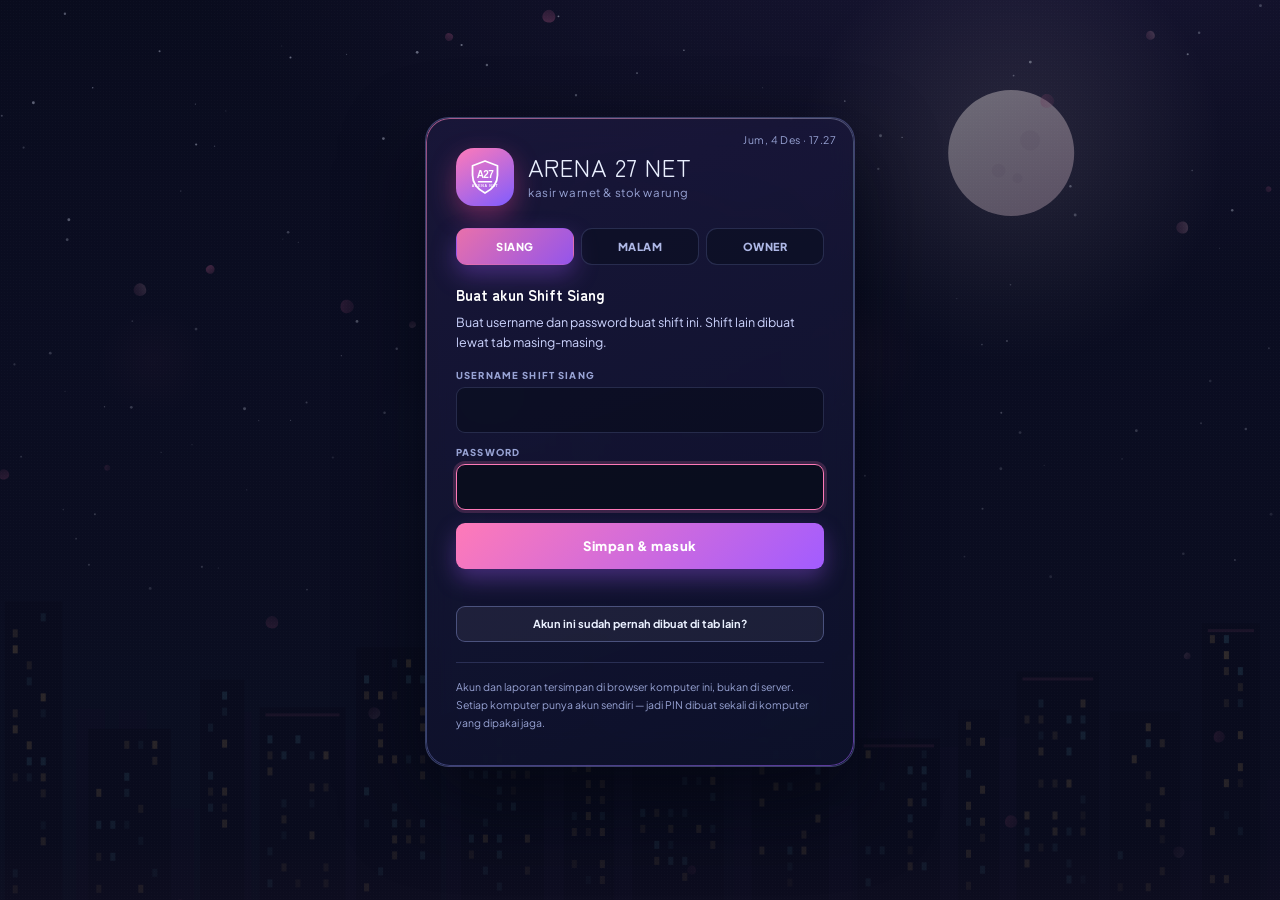
<file: index.html>
<!DOCTYPE html>
<html lang="id">
<head>
<meta charset="UTF-8">
<meta name="viewport" content="width=device-width, initial-scale=1.0">
<title>ARENA 27 NET</title>

<link rel="stylesheet" href="assets/theme.css">
<style>
.head-tools{display:flex;align-items:center;gap:9px;flex-wrap:wrap;justify-content:flex-end}
#shiftSwitch{display:flex;gap:6px}
#shiftSwitch button{min-height:34px;padding:0 11px}
#shiftSwitch button[disabled]{opacity:.45;pointer-events:none}
.card h2{font-size:19px}
#inputCard{border-top:1px solid rgba(255,122,184,.5)}
@media(max-width:700px){.head-tools{width:100%;justify-content:space-between}#shiftSwitch{flex:1}}
</style>
</head>

<body>

<div class="container">

    <div class="header">

        <div class="logo">
            <div class="logo-icon" role="img" aria-label="Logo Arena 27 Net">
                <svg viewBox="0 0 64 64" aria-hidden="true">
                    <path d="M32 5 53 13v16c0 14-8 23-21 30C19 52 11 43 11 29V13L32 5Z" fill="none" stroke="currentColor" stroke-width="3" stroke-linejoin="round"/>
                    <text x="32" y="34" text-anchor="middle" fill="currentColor" font-family="Arial,sans-serif" font-size="17" font-weight="800" letter-spacing="-1">A27</text>
                    <path d="M21 40h22" stroke="currentColor" stroke-width="2.5" stroke-linecap="round"/>
                    <text x="32" y="49" text-anchor="middle" fill="currentColor" font-family="Arial,sans-serif" font-size="6" font-weight="700" letter-spacing="1.1">ARENA NET</text>
                </svg>
            </div>
            <div>
                <div class="logo-title">ARENA 27 NET</div>
                <div class="logo-sub">reguler · vip · vvip</div>
                        </div>

        </div>

        <div class="head-tools">
            <div class="who"><span class="dot"></span><span>Jaga sebagai</span><b id="whoName">Shift Siang</b></div>
            <div id="shiftSwitch">
                <button class="btn-ghost" type="button" data-shift="SIANG" onclick="switchShift('SIANG')">Siang</button>
                <button class="btn-ghost" type="button" data-shift="MALAM" onclick="switchShift('MALAM')">Malam</button>
                <button class="btn-ghost" type="button" data-shift="OWNER" onclick="switchShift('OWNER')">Owner</button>
            </div>
            <button class="btn-ghost" type="button" onclick="leaveSession()">Keluar</button>
            <a class="stock-link" href="stock.html">Stok &amp; rokok</a>
        </div>

    </div>


    <!-- IDENTITAS -->

    <div class="card">

        <div class="grid">

            <div class="field">
                <label>PETUGAS JAGA</label>
                <input id="staff" placeholder="GILANG" oninput="saveIdent()">
            </div>

            <div class="field">
                <label>TANGGAL LAPORAN</label>
                <input id="tanggal" type="date" onchange="saveIdent();render()">
            </div>

            

        </div>
        <p class="settings-note" style="margin:10px 0 0;">Pilih tanggal buat melihat, mencatat, atau mengunduh laporan hari itu. Data Siang dan Malam dipisah, Owner lihat gabungan keduanya.</p>

    </div>

    <details class="card settings">
        <summary>Harga PC</summary>
        <div class="settings-body">
            <p class="settings-intro">Isi harga standar tiap klas PC. PC yang tarifnya beda ditulis harga khususnya di kolom bawah. Klik tombol PC buat mengisi nama dan nominal sekaligus.</p>
            <div class="price-grid">
                <div class="field"><label>DEFAULT REGULER</label><input id="priceREGULER" type="number" min="0" placeholder="Belum diatur"></div>
                <div class="field"><label>DEFAULT VIP</label><input id="priceVIP" type="number" min="0" placeholder="Belum diatur"></div>
                <div class="field"><label>DEFAULT VVIP</label><input id="priceVVIP" type="number" min="0" placeholder="Belum diatur"></div>
            </div>
            <div class="field">
                <label>HARGA KHUSUS PER PC</label>
                <textarea id="pcPrices" placeholder="Contoh:&#10;REG 01=4000&#10;VIP 03=6000&#10;VVIP 01=8000"></textarea>
                <p class="settings-note">Satu PC satu baris, formatnya NAMA PC=HARGA. Harga khusus menang atas harga standar.</p>
            </div>
            <button class="settings-save" onclick="savePrices()">Simpan pengaturan</button>
        </div>
    </details>

    <!-- INPUT CEPAT -->

    <div class="card" id="inputCard">

        <h2 class="serif">Sesi baru</h2>

        <div class="grid">

            <div class="field">
                <label>KLAS PC</label>
                <div class="seg" id="segKat">
                    <button class="active" onclick="setKat('REGULER',this)">REGULER</button>
                    <button onclick="setKat('VIP',this)">VIP</button>
                    <button onclick="setKat('VVIP',this)">VVIP</button>
                </div>
            </div>

            <div class="field" style="grid-column:span 2">
                <label>NAMA PC / TAMU</label>
                <input id="nama" placeholder="REG 02 / FAISAL" onchange="isiHargaNama()" onkeydown="if(event.key==='Enter')addEntry()">
                <div class="chips" id="chips"></div>
            </div>

            <div class="field">
                <label>TAGIHAN</label>
                <input id="nominal" type="number" placeholder="4000" oninput="hitungKembalian()">
            </div>

            <div class="field">
                <label>PEMBAYARAN</label>
                <div class="seg" id="segBayar">
                    <button class="cash active" onclick="setBayar('CASH',this)">CASH</button>
                    <button class="qris" onclick="setBayar('QRIS',this)">QRIS</button>
                </div>
            </div>

            <div class="field" id="bayarField">
                <label>UANG DITERIMA</label>
                <input id="bayar" type="number" placeholder="5000" oninput="hitungKembalian()">
            </div>

            <div class="field">
                <label>&nbsp;</label>
                <button class="add-btn" onclick="addEntry()">Tambah sesi</button>
            </div>

        </div>

        <div class="hint" id="kembalianHint"></div>
        <p class="settings-note" style="margin:6px 0 0;">Uang kembalian cuma bantu hitung di meja, tidak ikut tersimpan atau masuk laporan.</p>

    </div>


    <!-- DAFTAR -->

    <div class="card">

        <h2 class="serif" id="listTitle">Sesi tercatat</h2>
        <div class="list-tools">
            <input id="entrySearch" type="search" placeholder="Cari nama atau PC…" oninput="render()" aria-label="Cari sesi">
            <span class="list-count" id="entryCount">0 sesi</span>
        </div>

        <div class="cols">

            <div class="grp">
                <h3>REGULER</h3>
                <div id="listREGULER"></div>
            </div>

            <div class="grp">
                <h3>VIP</h3>
                <div id="listVIP"></div>
            </div>

            <div class="grp">
                <h3>VVIP</h3>
                <div id="listVVIP"></div>
            </div>

        </div>

    </div>


    <!-- TOTALS -->

    <div class="card">

        <div class="totals">

            <div class="tot">
                <div class="lbl">TOTAL CASH</div>
                <div class="val" id="totCash">0</div>
            </div>

            <div class="tot warm">
                <div class="lbl">TOTAL QRIS</div>
                <div class="val" id="totQris">0</div>
            </div>

            <div class="tot">
                <div class="lbl">TOTAL SEMUA</div>
                <div class="val" id="totSemua">0</div>
            </div>

        </div>

    </div>


    <!-- EXPORT -->

    <div class="card">

        <h2 class="serif">Kirim laporan</h2>

        <div class="export">

            <button class="primary" onclick="copyTsv()">Copy buat Excel</button>

            <button onclick="downloadXls()">Unduh .xls</button>

            <button onclick="window.print()">Cetak / PDF</button>

            <button class="danger" id="resetButton" onclick="resetHarian()">Kosongkan shift ini</button>

        </div>
        <div class="backup-actions">
            <button type="button" onclick="downloadBackup()">Cadangkan data</button>
            <button type="button" onclick="document.getElementById('backupFile').click()">Pulihkan cadangan</button>
            <input id="backupFile" type="file" accept="application/json,.json" hidden onchange="restoreBackup(event)">
        </div>
        <p class="settings-note" style="margin:9px 0 0">File cadangan berisi laporan kasir dan harga PC di komputer ini. Simpan di folder yang aman.</p>

    </div>

</div>


<!-- AREA CETAK -->

<div id="printArea"></div>


<div class="toast" id="toast"></div>

<script src="assets/anime-bg.js"></script>
<script src="assets/auth.js"></script>
<script>

/* ================= DATA ================= */

let entries = [];
let kat  = "REGULER";
let bayar= "CASH";
const session = ArenaAuth.session();
if(!session) location.replace("login.html");
let activeShift = session ? session.account : "SIANG";

function todayKey(){
    const now = new Date();
    return `${now.getFullYear()}-${String(now.getMonth()+1).padStart(2,"0")}-${String(now.getDate()).padStart(2,"0")}`;
}

try{
    entries = JSON.parse(localStorage.getItem("billing_entries")) || [];
    const legacyDate = localStorage.getItem("billing_tgl");
    let migrated = false;
    entries.forEach(e => {
        if(!e.shift) e.shift = "SIANG";
        if(!e.date){
            e.date = legacyDate || todayKey();
            migrated = true;
        }
    });
    if(migrated){
        try{ localStorage.setItem("billing_entries", JSON.stringify(entries)); }catch(e){}
    }
}catch(e){ entries = []; }

function scopedEntries(){
    const selectedDate = document.getElementById("tanggal").value;
    return entries.filter(e =>
        e.date === selectedDate &&
        (activeShift === "OWNER" || (e.shift || "SIANG") === activeShift)
    );
}

function applyShift(){
    const staff = document.getElementById("staff");
    staff.value = activeShift === "OWNER"
        ? "OWNER"
        : (localStorage.getItem("billing_staff_" + activeShift) || (session && session.username) || "");
    staff.readOnly = activeShift === "OWNER";
    document.getElementById("inputCard").style.display = activeShift === "OWNER" ? "none" : "";
    document.getElementById("resetButton").style.display = activeShift === "OWNER" ? "none" : "";
    document.getElementById("whoName").textContent = ArenaAuth.LABELS[activeShift];
    document.querySelectorAll("#shiftSwitch button").forEach(b => {
        const on = b.dataset.shift === activeShift;
        b.classList.toggle("on", on);
        b.disabled = on;
    });
    render();
}

function switchShift(account){
    localStorage.setItem("arena27_last_shift", account);
    location.replace("login.html?switch=1&as=" + account);
}

function leaveSession(){
    ArenaAuth.signOut();
    location.replace("login.html");
}

function saveAll(){
    try{
        localStorage.setItem("billing_entries", JSON.stringify(entries));
        return true;
    }catch(e){
        alert("Gagal menyimpan. Data belum diperbarui di browser.");
        return false;
    }
}

function saveIdent(){
    if(activeShift !== "OWNER"){
        localStorage.setItem("billing_staff_" + activeShift, document.getElementById("staff").value);
    }
    localStorage.setItem("billing_tgl", document.getElementById("tanggal").value);
}


/* ================= SETUP ================= */

const CHIPS = {
    "REGULER":["REG 01","REG 02","REG 03","REG 04","REG 05","REG 06","REG 07","REG 08","REG 09","REG 10","REG 11"],
    "VIP":    ["VIP 01","VIP 02","VIP 03","VIP 04","VIP 05"],
    "VVIP":   ["VVIP 01","VVIP 02"]
};

let priceSettings = {defaults:{}, pc:{}};
try{
    priceSettings = JSON.parse(localStorage.getItem("billing_prices")) || priceSettings;
}catch(e){}

function initPrices(){
    ["REGULER","VIP","VVIP"].forEach(k => {
        const field = document.getElementById("price" + k);
        field.value = priceSettings.defaults[k] || "";
    });
    document.getElementById("pcPrices").value = Object.entries(priceSettings.pc)
        .map(([name, price]) => `${name}=${price}`).join("\n");
}

function savePrices(){
    const defaults = {};
    ["REGULER","VIP","VVIP"].forEach(k => {
        const value = document.getElementById("price" + k).value;
        defaults[k] = value === "" ? null : Number(value);
    });
    if(Object.values(defaults).some(value=>value!==null&&(!Number.isFinite(value)||value<0))){
        alert("Harga default harus berupa angka nol atau lebih.");
        return;
    }

    const pc = {};
    const lines = document.getElementById("pcPrices").value.split(/\n/);
    for(const line of lines){
        if(!line.trim()) continue;
        const match = line.match(/^(.+?)\s*=\s*(\d+)$/);
        if(!match){
            alert("Format harga PC belum benar. Gunakan NAMA PC=HARGA, satu PC per baris.");
            return;
        }
        const price = Number(match[2]);
        if(!match[1].trim() || !Number.isFinite(price)){
            alert("Nama PC dan harga harus diisi dengan benar.");
            return;
        }
        pc[match[1].trim().toUpperCase()] = price;
    }

    const previous = priceSettings;
    priceSettings = {defaults, pc};
    try{
        localStorage.setItem("billing_prices", JSON.stringify(priceSettings));
        toast("Pengaturan harga berhasil disimpan.");
    }catch(e){
        priceSettings = previous;
        alert("Pengaturan gagal disimpan di browser.");
    }
}

function pilihPc(name){
    document.getElementById("nama").value = name;
    isiHargaNama();
}

function isiHargaNama(){
    const name = document.getElementById("nama").value.trim().toUpperCase();
    const price = priceSettings.pc[name] ?? priceSettings.defaults[kat];
    if(price !== null && price !== undefined && price !== ""){
        document.getElementById("nominal").value = price;
        hitungKembalian();
    }
}

function setKat(k, btn){

    kat = k;

    document.querySelectorAll("#segKat button")
        .forEach(b => b.classList.remove("active"));

    btn.classList.add("active");

    renderChips();

}

function setBayar(b, btn){

    bayar = b;

    document.querySelectorAll("#segBayar button")
        .forEach(x => x.classList.remove("active"));

    btn.classList.add("active");

    document.getElementById("bayarField").style.display =
        b === "CASH" ? "block" : "none";

    hitungKembalian();

}


function renderChips(){

    document.getElementById("chips").innerHTML =
        CHIPS[kat].map(c =>
            `<button onclick="pilihPc('${c}')">${c}</button>`
        ).join("");

}

/* ================= TAMBAH / HAPUS ================= */

function addEntry(){

    if(activeShift === "OWNER") return;

    const nama    = document.getElementById("nama").value.trim().toUpperCase();
    const nominal = Number(document.getElementById("nominal").value);
    

        if(!nama || !Number.isFinite(nominal) || nominal <= 0 || !document.getElementById("tanggal").value){
        alert("Isi tanggal, nama/PC, dan nominal dengan benar.");
        return;
    }


    entries.push({
        id: Date.now() + "" + Math.floor(Math.random()*999),
        kat,
        shift: activeShift,
        date: document.getElementById("tanggal").value,
        nama,
        nominal,
        bayarM: bayar
    });

    if(!saveAll()){
        entries.pop();
        return;
    }

    document.getElementById("nama").value    = "";
    document.getElementById("nominal").value = "";
    document.getElementById("bayar").value   = "";

    document.getElementById("kembalianHint").textContent = "";

    render();

}


function delEntry(id){
    const entry = entries.find(e => e.id === id);
    if(!entry || !confirm(`Hapus sesi ${entry.nama} senilai ${fmt(entry.nominal)}?`)) return;
    const previous = entries;
    entries = entries.filter(e => e.id !== id);
    if(!saveAll()) entries = previous;
    render();
}

/* ================= KEMBALIAN ================= */

function hitungKembalian(){

    const nominal = Number(document.getElementById("nominal").value) || 0;
    const terima  = Number(document.getElementById("bayar").value)   || 0;

    const h = document.getElementById("kembalianHint");

    if(bayar !== "CASH" || !terima || !nominal){
        h.textContent = "";
        return;
    }

    h.textContent =
        terima >= nominal
        ? "→ Kembalian: " + fmt(terima - nominal)
        : "⚠ Uang diterima kurang " + fmt(nominal - terima);

}

/* ================= FORMAT ================= */

function fmt(n){
    return Math.round(n).toLocaleString("id-ID");
}


function tanggalLabel(){

    const v = document.getElementById("tanggal").value;

    if(!v) return "-";

    const d = new Date(v + "T00:00:00");

    return d.toLocaleDateString("id-ID",{day:"2-digit",month:"long",year:"numeric"}).toUpperCase();

}

/* ================= RENDER ================= */

function render(){

    const shownEntries = scopedEntries();
    document.getElementById("listTitle").textContent = activeShift === "OWNER"
        ? "Ringkasan semua shift — " + tanggalLabel()
        : "Daftar sesi — " + tanggalLabel() + " · Shift " + activeShift;

    const search = document.getElementById("entrySearch").value.trim().toLocaleLowerCase("id-ID");
    const visibleEntries = search
        ? shownEntries.filter(e => String(e.nama).toLocaleLowerCase("id-ID").includes(search))
        : shownEntries;
    document.getElementById("entryCount").textContent = search
        ? `${visibleEntries.length} dari ${shownEntries.length} sesi`
        : `${shownEntries.length} sesi`;

    ["REGULER","VIP","VVIP"].forEach(k => {

        const box  = document.getElementById("list" + k);
        const list = visibleEntries.filter(e => e.kat === k);


        box.innerHTML = list.length === 0
            ? `<div class="none">belum ada sesi</div>`
            : list.map((e,i) => {

                return `

                <div class="entry">

                    <span class="no">${i+1}.</span>

                    <span class="nm">${esc(e.nama)}</span>

                    <span class="pay">
                        <b>${fmt(e.nominal)}</b> ${e.bayarM}
                        ${activeShift === "OWNER" ? `<div class="kembali">Shift ${esc(e.shift || "SIANG")}</div>` : ""}
                    </span>

                    ${activeShift === "OWNER" ? "" : `<button class="del" onclick="delEntry('${e.id}')">×</button>`}

                </div>`;

            }).join("");

    });


    let cash = 0, qris = 0;

    shownEntries.forEach(e => {
        if(e.bayarM === "CASH") cash += e.nominal;
        else qris += e.nominal;
    });

    document.getElementById("totCash").textContent  = fmt(cash);
    document.getElementById("totQris").textContent  = fmt(qris);
    document.getElementById("totSemua").textContent = fmt(cash + qris);

}

function esc(s){
    return String(s).replaceAll("&","&amp;").replaceAll("<","&lt;").replaceAll(">","&gt;");
}

/* ================= BUILD REPORT GRID ================= */

/* Susunan ngikutin template Excel kamu:
   REGULER di kolom A-C, VIP di E-G, VVIP di I-K (kolom D & H kosong). */

function buildRows(){

    const reportEntries = scopedEntries();

    const cols = ["REGULER","VIP","VVIP"].map(k =>
        reportEntries
            .filter(e => e.kat === k)
            .map(e => {
                return {
                    nama: e.nama,
                    pay : fmt(e.nominal) + " " + e.bayarM
                };
            })
    );

    const rows = [];

    const row = (a,b,c) => rows.push([a,b,c]);


    row("LAPORAN STAFF","","");
    row("NAMA : " + (document.getElementById("staff").value || "-").toUpperCase(),"","");
    row("TANGGAL : " + tanggalLabel(),"","");
    row("","","");

    row("REGULER","","","" ,"VIP","","","","VVIP","","");

    row(
        "NO","NAMA/PC","PEMBAYARAN","",
        "NO","NAMA/PC","PEMBAYARAN","",
        "NO","NAMA/PC","PEMBAYARAN"
    );


    const max = Math.max(cols[0].length, cols[1].length, cols[2].length);

    for(let i = 0; i < max; i++){

        rows.push([
            i < cols[0].length ? (i+1)   : "", 
            i < cols[0].length ? cols[0][i].nama : "", 
            i < cols[0].length ? cols[0][i].pay  : "", "",

            i < cols[1].length ? (i+1)   : "", 
            i < cols[1].length ? cols[1][i].nama : "", 
            i < cols[1].length ? cols[1][i].pay  : "", "",

            i < cols[2].length ? (i+1)   : "", 
            i < cols[2].length ? cols[2][i].nama : "", 
            i < cols[2].length ? cols[2][i].pay  : ""
        ]);

    }


    let cash = 0, qris = 0;

    reportEntries.forEach(e => {
        if(e.bayarM === "CASH") cash += e.nominal; else qris += e.nominal;
    });


    row("","","");
    row("","","");

    row("", "TOTAL CASH : "     + fmt(cash));
    row("", "TOTAL QRIS : "     + fmt(qris));

    return rows;

}


/* ================= TSV (COPY KE EXCEL) ================= */

function tsvText(){

    return buildRows()
        .map(r => r.join("\t"))
        .join("\n");

}


function copyTsv(){

    const t = tsvText();

    const done = () => toast("Tersalin! Buka Excel → klik sel A1 → Ctrl+V");

    if(navigator.clipboard && navigator.clipboard.writeText){

        navigator.clipboard.writeText(t).then(done).catch(() => fallbackCopy(t, done));

    }else{

        fallbackCopy(t, done);

    }

}


function fallbackCopy(text, done){

    const ta = document.createElement("textarea");

    ta.value = text;

    document.body.appendChild(ta);

    ta.select();

    try{
        document.execCommand("copy");
        done();
    }catch(e){
        alert("Gagal copy otomatis. Buka DevTools atau pakai Unduh .xls.");
    }

    ta.remove();

}


/* ================= UNDUH .XLS ================= */

function downloadXls(){
    const rows = buildRows();
    const totalCols = 11;
    const cell = (value, style = "") =>
        `<td style="${style}">${esc(value ?? "")}</td>`;
    const border = "border:1px solid #d7e2d8;padding:7px 9px;";
    let html = `<html><head><meta charset="UTF-8"><style>
        body{font-family:Arial,sans-serif;color:#24352a;background:#fff}
        table{border-collapse:collapse;width:100%;}
    </style></head><body><table>
        <colgroup>${[5,18,17,2,5,18,17,2,5,18,17].map(w => `<col style="width:${w}%">`).join("")}</colgroup>`;

    rows.forEach((r, index) => {
        html += "<tr>";

        if(index <= 2){
            const value = r[0] ?? "";
            const style = index === 0
                ? "background:#26734f;color:#fff;font-size:18px;font-weight:bold;padding:14px;border:1px solid #26734f;"
                : "background:#eef5ef;color:#405449;font-size:11px;padding:7px 10px;border:1px solid #d7e2d8;";
            html += `<td colspan="${totalCols}" style="${style}">${esc(value)}</td>`;
        }else if(index === 4){
            html += `<td colspan="3" style="${border}background:#26734f;color:#fff;text-align:center;font-weight:bold;padding:9px;">REGULER</td>`;
            html += `<td style="${border}background:#fff;"></td>`;
            html += `<td colspan="3" style="${border}background:#b87926;color:#fff;text-align:center;font-weight:bold;padding:9px;">VIP</td>`;
            html += `<td style="${border}background:#fff;"></td>`;
            html += `<td colspan="3" style="${border}background:#43594a;color:#fff;text-align:center;font-weight:bold;padding:9px;">VVIP</td>`;
        }else if(index === 5){
            for(let i = 0; i < totalCols; i++){
                const spacer = i === 3 || i === 7;
                html += cell(r[i], `${border}background:${spacer ? "#fff" : "#eaf1eb"};font-weight:bold;text-align:center;color:#405449;`);
            }
        }else if(index >= rows.length - 2){
            html += cell("", `${border}background:#eef5ef;`);
            html += `<td colspan="10" style="${border}background:#eef5ef;font-weight:bold;color:#26734f;padding:8px 10px;">${esc(r[1] ?? "")}</td>`;
        }else{
            for(let i = 0; i < totalCols; i++){
                const spacer = i === 3 || i === 7;
                const style = `${border}background:${spacer ? "#fff" : (index % 2 ? "#fff" : "#f7faf7")};${i === 0 || i === 4 || i === 8 ? "text-align:center;" : ""}`;
                html += cell(r[i], style);
            }
        }

        html += "</tr>";
    });

    html += `</table></body></html>`;
    const blob = new Blob(
        ['\ufeff' + html],
        {type:"application/vnd.ms-excel"}
    );
    const a = document.createElement("a");
    a.href = URL.createObjectURL(blob);
    a.download =
        "LAPORAN " +
        (document.getElementById("staff").value || "STAFF").toUpperCase() + " " +
        tanggalLabel() + ".xls";
    a.click();
    URL.revokeObjectURL(a.href);
    toast("Terunduh. Kalau Excel kasih peringatan format, klik Yes aja.");

    buildPrint(rows);
}


/* ================= CETAK ================= */

function buildPrint(rows){


    let html = `
        <h1>LAPORAN STAFF</h1>
        <p>NAMA : ${esc((document.getElementById("staff").value || "-").toUpperCase())}</p>
        <p>TANGGAL : ${tanggalLabel()}</p>
        <table>
    `;


    rows.slice(4).forEach((r, idx) => {

        html += "<tr>";

        r.forEach(c => {

            const isHead = idx === 0 || idx === 1;

            html += isHead
                ? `<th>${c ?? ""}</th>`
                : `<td>${c ?? ""}</td>`;

        });

        html += "</tr>";

    });

    html += `</table>`;


    document.getElementById("printArea").innerHTML = html;

}


window.addEventListener("beforeprint", () => {

    buildPrint(buildRows());

});


/* ================= RESET HARIAN ================= */

function resetHarian(){

    if(activeShift === "OWNER") return;
    const shiftEntries = scopedEntries();
    const selectedDate = document.getElementById("tanggal").value;

    if(shiftEntries.length === 0){
        alert("Belum ada data pada tanggal yang dipilih.");
        return;
    }


    if(
        confirm(
            "Reset data shift " + activeShift + " tanggal " + tanggalLabel() + "?\n\n" +
            "Hanya data pada tanggal yang dipilih yang akan dihapus.\n" +
            "PASTIKAN laporan shift sudah di-copy / diunduh dulu.\n" +
            "OK untuk reset, Batal untuk batal."
        )
    ){

        const previous = entries;
        entries = entries.filter(e =>
            (e.shift || "SIANG") !== activeShift || e.date !== selectedDate
        );

        if(!saveAll()){
            entries = previous;
            render();
            return;
        }

        render();
        toast("Data shift " + activeShift + " tanggal " + tanggalLabel() + " dikosongkan.");

    }

}

/* ================= TOAST ================= */

let toastTimer;

function toast(msg){

    const t = document.getElementById("toast");

    t.textContent = msg;

    t.classList.add("show");

    clearTimeout(toastTimer);

    toastTimer = setTimeout(() => t.classList.remove("show"), 2600);

}


function downloadBackup(){
    const backup = {
        app:"ARENA 27 NET KASIR",
        version:1,
        exportedAt:new Date().toISOString(),
        entries,
        prices:priceSettings,
        staff:{
            SIANG:localStorage.getItem("billing_staff_SIANG") || "",
            MALAM:localStorage.getItem("billing_staff_MALAM") || ""
        }
    };
    const blob = new Blob([JSON.stringify(backup,null,2)],{type:"application/json"});
    const link = document.createElement("a");
    link.href = URL.createObjectURL(blob);
    link.download = `cadangan-kasir-arena27-${todayKey()}.json`;
    link.click();
    setTimeout(()=>URL.revokeObjectURL(link.href),1000);
    toast("Cadangan kasir berhasil diunduh.");
}

async function restoreBackup(event){
    const file = event.target.files?.[0];
    event.target.value = "";
    if(!file) return;
    try{
        const backup = JSON.parse(await file.text());
        if(backup.app !== "ARENA 27 NET KASIR" || backup.version !== 1 || !Array.isArray(backup.entries) || !backup.prices || typeof backup.prices !== "object"){
            throw new Error("File bukan cadangan kasir Arena 27 Net yang valid.");
        }
        const validEntries = backup.entries.every(entry => entry &&
            ["REGULER","VIP","VVIP"].includes(entry.kat) &&
            ["CASH","QRIS"].includes(entry.bayarM) &&
            typeof entry.nama === "string" && Number.isFinite(Number(entry.nominal)) && Number(entry.nominal) > 0 &&
            /^\d{4}-\d{2}-\d{2}$/.test(entry.date) && ["SIANG","MALAM"].includes(entry.shift || "SIANG"));
        const defaults = backup.prices.defaults && typeof backup.prices.defaults === "object" && !Array.isArray(backup.prices.defaults) ? backup.prices.defaults : {};
        const pc = backup.prices.pc && typeof backup.prices.pc === "object" && !Array.isArray(backup.prices.pc) ? backup.prices.pc : {};
        const validPrices = Object.values(defaults).every(value=>value===null||(Number.isFinite(Number(value))&&Number(value)>=0)) &&
            Object.entries(pc).every(([name,value])=>name.trim()&&Number.isFinite(Number(value))&&Number(value)>=0);
        if(!validEntries) throw new Error("Ada data sesi yang tidak valid di file cadangan.");
        if(!validPrices) throw new Error("Pengaturan harga pada file cadangan tidak valid.");
        if(!confirm(`Pulihkan ${backup.entries.length} sesi dan pengaturan harga dari file ini? Data kasir saat ini akan diganti.`)) return;

        const oldEntries = entries;
        const oldPrices = priceSettings;
        const storageKeys = ["billing_entries","billing_prices","billing_staff_SIANG","billing_staff_MALAM"];
        const oldStorage = Object.fromEntries(storageKeys.map(key=>[key,localStorage.getItem(key)]));
        entries = backup.entries.map(entry=>({...entry,shift:entry.shift || "SIANG"}));
        priceSettings = {defaults,pc};
        try{
            localStorage.setItem("billing_entries",JSON.stringify(entries));
            localStorage.setItem("billing_prices",JSON.stringify(priceSettings));
            ["SIANG","MALAM"].forEach(shift=>localStorage.setItem("billing_staff_"+shift,String(backup.staff?.[shift] || "")));
        }catch(error){
            entries = oldEntries;
            priceSettings = oldPrices;
            storageKeys.forEach(key=>{
                try{
                    if(oldStorage[key]===null) localStorage.removeItem(key);
                    else localStorage.setItem(key,oldStorage[key]);
                }catch(rollbackError){}
            });
            throw new Error("Gagal menyimpan pemulihan di browser. Data aktif dipertahankan sebisa mungkin.");
        }
        initPrices();
        render();
        toast("Cadangan berhasil dipulihkan.");
    }catch(error){
        alert(error.message || "File cadangan tidak dapat dibaca.");
    }
}

/* ================= START ================= */

document.getElementById("staff").value = activeShift === "OWNER"
    ? "OWNER"
    : (localStorage.getItem("billing_staff_" + activeShift) ||
       (activeShift === "SIANG" ? localStorage.getItem("billing_staff") : "") || "");

document.getElementById("tanggal").value =
    localStorage.getItem("billing_tgl") || todayKey();

initPrices();
renderChips();
applyShift();

</script>

</body>
</html>
</file>
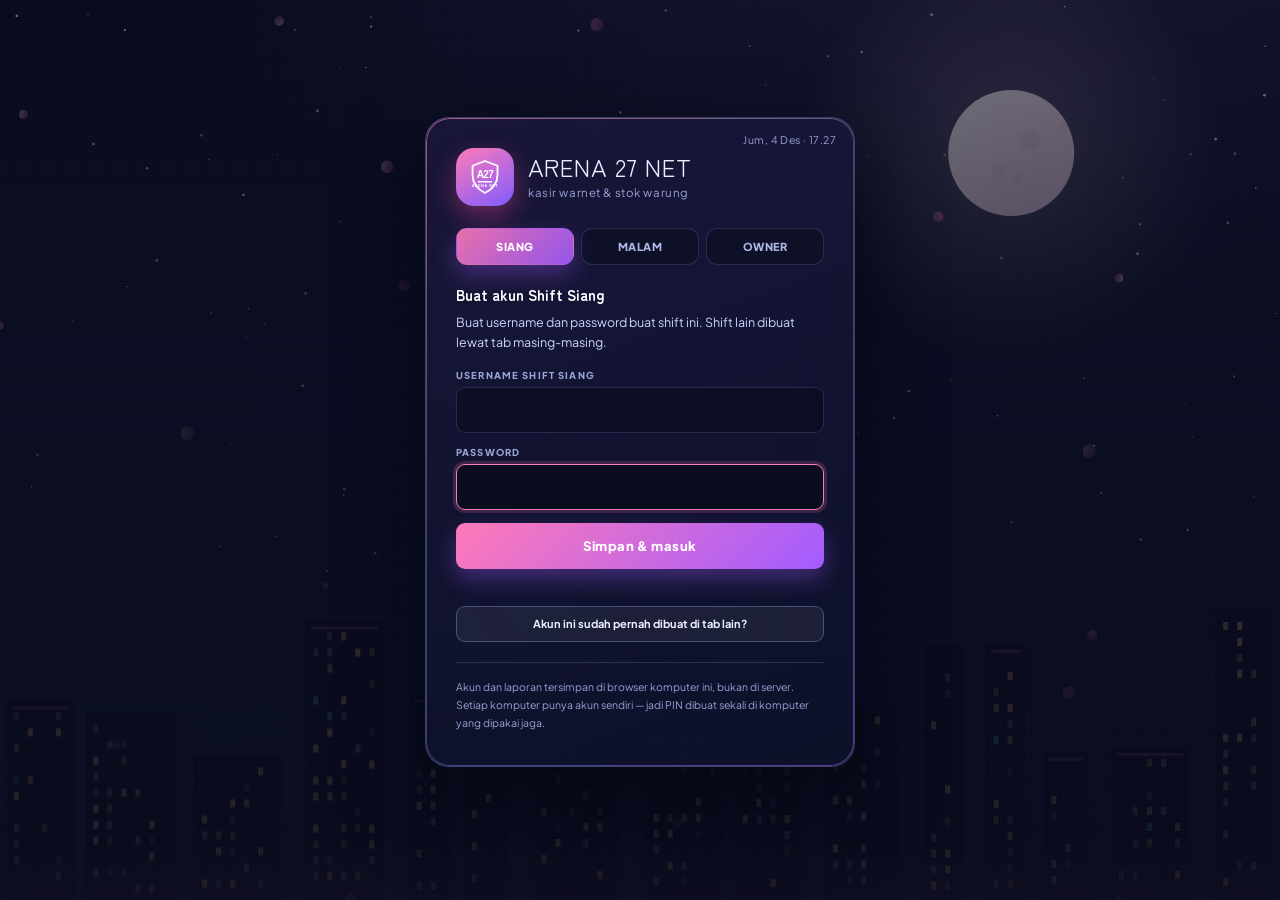
<file: login.html>
<!DOCTYPE html>
<html lang="id">
<head>
<meta charset="UTF-8">
<meta name="viewport" content="width=device-width, initial-scale=1.0">
<meta name="theme-color" content="#0b0f24">
<title>Masuk — ARENA 27 NET</title>
<link rel="stylesheet" href="assets/theme.css">
<style>
body{display:grid;place-items:center;padding:28px 16px 44px}
.gate{position:relative;width:min(100%,430px);padding:30px 30px 24px;border-radius:24px;
    border:1px solid rgba(163,178,255,.28);
    background:linear-gradient(160deg,rgba(28,24,60,.82),rgba(13,18,42,.86));
    backdrop-filter:blur(18px) saturate(150%);-webkit-backdrop-filter:blur(18px) saturate(150%);
    box-shadow:0 34px 80px rgba(3,5,16,.7),inset 0 1px rgba(255,255,255,.09);
    animation:rise .6s cubic-bezier(.2,.8,.2,1) both}
@keyframes rise{from{opacity:0;transform:translateY(22px) scale(.985)}to{opacity:1;transform:none}}
.gate::before{content:"";position:absolute;inset:0;border-radius:24px;pointer-events:none;padding:1px;
    background:linear-gradient(140deg,rgba(255,122,184,.6),rgba(126,232,255,.25) 45%,rgba(162,92,255,.55));
    -webkit-mask:linear-gradient(#000 0 0) content-box,linear-gradient(#000 0 0);
    -webkit-mask-composite:xor;mask-composite:exclude}
.gate-head{display:flex;align-items:center;gap:14px;margin-bottom:22px}
.gate-head .logo-icon{width:58px;height:58px;border-radius:18px}
.gate-title{font-family:var(--font-display);font-size:24px;letter-spacing:.02em;line-height:1.1}
.gate-sub{margin-top:4px;color:var(--muted);font-size:11.5px;letter-spacing:.05em}
.gate-note{margin-top:20px;padding-top:15px;border-top:1px solid var(--line);color:var(--muted);font-size:10.5px;line-height:1.7}
.shift-pick{display:grid;grid-template-columns:repeat(3,1fr);gap:7px;margin-bottom:18px}
.shift-pick button{padding:11px 6px;border-radius:11px;border:1px solid var(--line);
    background:rgba(9,12,28,.5);color:#aeb8e6;font-size:11px;font-weight:800;letter-spacing:.05em;transition:.18s}
.shift-pick button:hover{border-color:var(--line-strong);color:#fff;transform:translateY(-1px)}
.shift-pick button.on{color:#fff;border-color:transparent;background:linear-gradient(135deg,rgba(255,122,184,.9),rgba(162,92,255,.9));box-shadow:0 10px 24px rgba(162,92,255,.34)}
.prompt{margin-bottom:16px;color:#cdd5ff;font-size:12.5px;line-height:1.65}
.prompt b{font-family:var(--font-display);font-size:15px;display:block;margin-bottom:4px;color:#fff}
.gate .field{margin-bottom:13px}
.gate .field input{min-height:46px;font-size:14px}
.gate .btn{width:100%;min-height:46px;font-size:13px;letter-spacing:.04em}
.gate .btn[disabled]{opacity:.65}
.err{min-height:18px;margin-top:10px;color:var(--bad);font-size:11.5px;font-weight:700}
.alt{margin-top:9px;width:100%}
.clock{position:absolute;top:15px;right:18px;color:var(--muted);font-size:10.5px;letter-spacing:.04em}
@media(max-height:640px){.gate{padding:20px 22px 16px}.gate-head{margin-bottom:14px}.prompt{margin-bottom:11px}.gate-note{margin-top:12px;padding-top:11px}}
@media(max-width:420px){.gate{padding:24px 20px 20px;border-radius:20px}.gate-title{font-size:20px}.gate-head .logo-icon{width:50px;height:50px}.clock{display:none}}
</style>
</head>
<body>

<main class="gate">
    <div class="clock" id="clock"></div>

    <div class="gate-head">
        <div class="logo-icon" role="img" aria-label="Logo Arena 27 Net">
            <svg viewBox="0 0 64 64" aria-hidden="true">
                <path d="M32 5 53 13v16c0 14-8 23-21 30C19 52 11 43 11 29V13L32 5Z" fill="none" stroke="currentColor" stroke-width="3" stroke-linejoin="round"/>
                <text x="32" y="34" text-anchor="middle" fill="currentColor" font-family="Arial,sans-serif" font-size="17" font-weight="800" letter-spacing="-1">A27</text>
                <path d="M21 40h22" stroke="currentColor" stroke-width="2.5" stroke-linecap="round"/>
                <text x="32" y="49" text-anchor="middle" fill="currentColor" font-family="Arial,sans-serif" font-size="6" font-weight="700" letter-spacing="1.1">ARENA NET</text>
            </svg>
        </div>
        <div>
            <div class="gate-title">ARENA 27 NET</div>
            <div class="gate-sub">kasir warnet &amp; stok warung</div>
        </div>
    </div>

    <div class="shift-pick" id="shiftPick" role="tablist" aria-label="Pilih akun">
        <button type="button" data-shift="SIANG" role="tab">SIANG</button>
        <button type="button" data-shift="MALAM" role="tab">MALAM</button>
        <button type="button" data-shift="OWNER" role="tab">OWNER</button>
    </div>

    <div id="formHost"></div>

    <p class="gate-note">
        Akun dan laporan tersimpan di browser komputer ini, bukan di server.
        Setiap komputer punya akun sendiri — jadi PIN dibuat sekali di komputer yang dipakai jaga.
    </p>
</main>

<script src="assets/anime-bg.js"></script>
<script src="assets/auth.js"></script>
<script>
const pick = document.getElementById("shiftPick");
const host = document.getElementById("formHost");
const clock = document.getElementById("clock");
const query = new URLSearchParams(location.search);

if (query.get("switch")) ArenaAuth.signOut();
else if (ArenaAuth.session()) location.replace("index.html");

let shift = query.get("as") || localStorage.getItem("arena27_last_shift") || "SIANG";
if (!ArenaAuth.SHIFTS.includes(shift)) shift = "SIANG";

function tickClock() {
    const now = new Date();
    clock.textContent = now.toLocaleDateString("id-ID", { weekday: "short", day: "numeric", month: "short" })
        + " · " + now.toLocaleTimeString("id-ID", { hour: "2-digit", minute: "2-digit" });
}
tickClock();
setInterval(tickClock, 30000);

const isNew = () => !ArenaAuth.accounts()[shift];

function render() {
    const fresh = isNew();
    const name = ArenaAuth.LABELS[shift];
    pick.querySelectorAll("button").forEach(b => {
        const on = b.dataset.shift === shift;
        b.classList.toggle("on", on);
        b.setAttribute("aria-selected", on);
    });

    const secretField = ArenaAuth.isOwnerPin(shift)
        ? `<div class="field"><label for="secret">PIN ${fresh ? "BARU" : ""} OWNER</label>
               <input id="secret" type="password" inputmode="numeric" maxlength="8"
                      autocomplete="${fresh ? "new-password" : "current-password"}" required></div>`
        : `<div class="field"><label for="user">USERNAME ${name.replace("SHIFT ", "")}</label>
               <input id="user" maxlength="40" autocomplete="username" required></div>
           <div class="field"><label for="secret">PASSWORD</label>
               <input id="secret" type="password" autocomplete="${fresh ? "new-password" : "current-password"}" required></div>`;

    const hint = fresh
        ? (ArenaAuth.isOwnerPin(shift)
            ? "Buat PIN Owner 4–8 angka. PIN ini dipakai buat lihat gabungan semua shift."
            : "Buat username dan password buat shift ini. Shift lain dibuat lewat tab masing-masing.")
        : (ArenaAuth.isOwnerPin(shift)
            ? "Masukkan PIN Owner buat buka ringkasan semua shift."
            : "Masukkan username dan password shift ini.");

    host.innerHTML = `
        <p class="prompt"><b>${fresh ? "Buat akun " + name : "Masuk ke " + name}</b>${hint}</p>
        <form id="authForm" autocomplete="on">
            ${secretField}
            <button class="btn" type="submit">${fresh ? "Simpan &amp; masuk" : "Masuk"}</button>
            <div class="err" id="err" role="alert" aria-live="polite"></div>
            ${fresh ? '<button class="btn-ghost alt" type="button" id="pickOther">Akun ini sudah pernah dibuat di tab lain?</button>' : ""}
        </form>`;

    const form = document.getElementById("authForm");
    const err = document.getElementById("err");
    const secret = document.getElementById("secret");
    secret.focus();

    document.getElementById("pickOther")?.addEventListener("click", () => {
        shift = ArenaAuth.SHIFTS.find(s => s !== shift && !ArenaAuth.accounts()[s])
             || ArenaAuth.SHIFTS.find(s => s !== shift);
        localStorage.setItem("arena27_last_shift", shift);
        render();
    });

    form.addEventListener("submit", async event => {
        event.preventDefault();
        const button = event.submitter || form.querySelector("button[type=submit]");
        const userField = document.getElementById("user");
        const value = secret.value;
        const username = userField ? userField.value.trim() : "OWNER";

        if (!value) { err.textContent = ArenaAuth.isOwnerPin(shift) ? "PIN belum diisi." : "Password belum diisi."; return; }
        if (userField && !username) { err.textContent = "Username belum diisi."; userField.focus(); return; }

        button.disabled = true;
        button.textContent = "Menyiapkan…";
        err.textContent = "";
        try {
            await (isNew() ? ArenaAuth.register(shift, username, value) : ArenaAuth.login(shift, username, value));
            ArenaAuth.startSession(shift);
            localStorage.setItem("arena27_last_shift", shift);
            button.textContent = "Berhasil, membuka kasir…";
            location.replace("index.html");
        } catch (problem) {
            err.textContent = problem.message || "Gagal masuk, coba lagi.";
            button.disabled = false;
            button.innerHTML = isNew() ? "Simpan &amp; masuk" : "Masuk";
            secret.value = "";
            secret.focus();
        }
    });
}

pick.addEventListener("click", event => {
    const button = event.target.closest("button[data-shift]");
    if (!button) return;
    shift = button.dataset.shift;
    localStorage.setItem("arena27_last_shift", shift);
    render();
});

render();
</script>
</body>
</html>
</file>
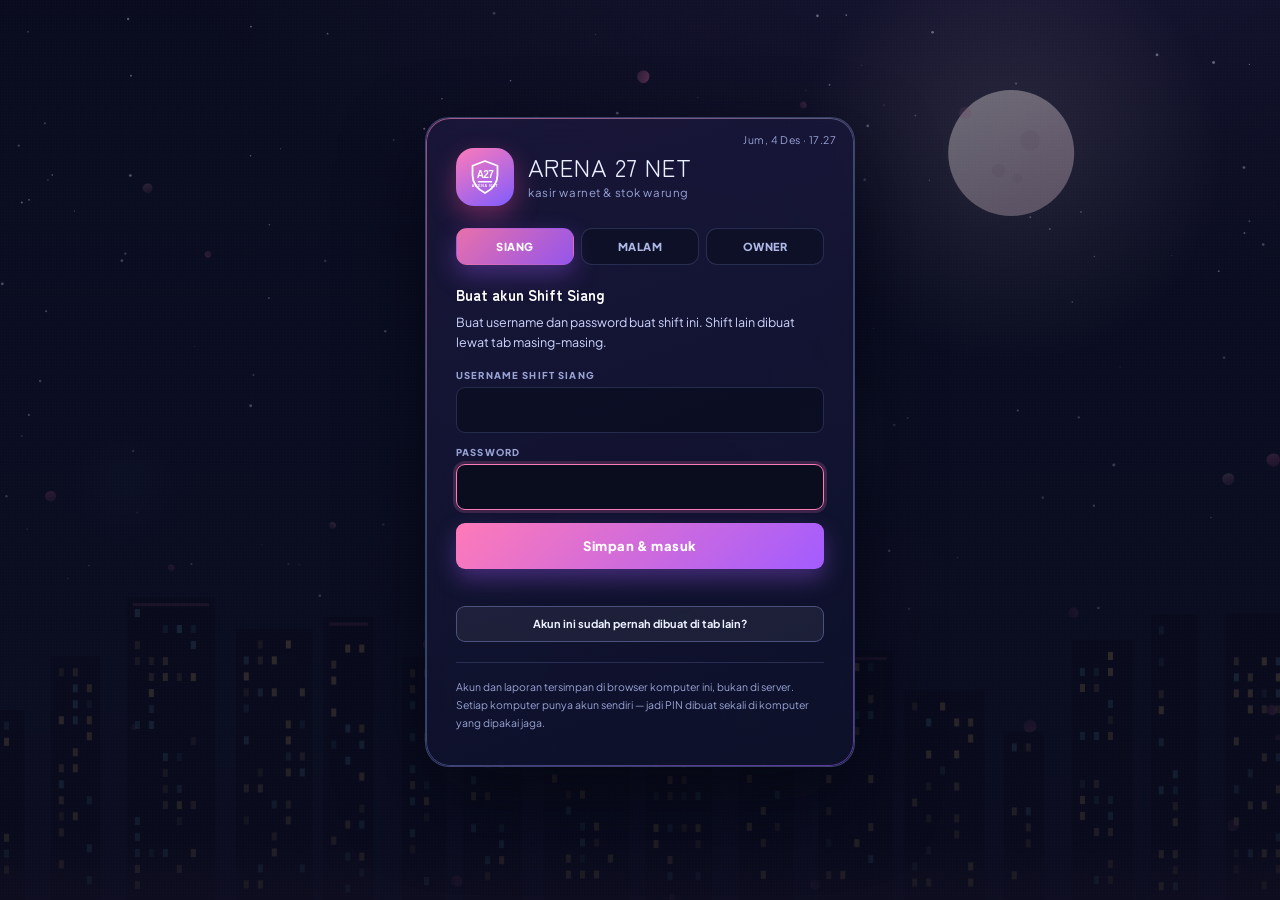
<file: stock.html>
<!DOCTYPE html>
<html lang="id">
<head>
<meta charset="UTF-8">
<meta name="viewport" content="width=device-width, initial-scale=1.0">
<meta name="theme-color" content="#0b0f24">
<title>Stok &amp; penjualan — Arena 27</title>
<link rel="stylesheet" href="assets/theme.css">
<style>
.head-tools{display:flex;align-items:center;gap:9px;flex-wrap:wrap;justify-content:flex-end}
#rokokCard{border-top:1px solid rgba(255,122,184,.5)}
@media(max-width:700px){.head-tools{width:100%;justify-content:space-between}}
</style>
</head>
<body>
<div class="container">
    <header class="header">
        <div class="brand"><div class="logo" aria-hidden="true">A27</div><div><div class="title">Stok &amp; penjualan</div><div class="subtitle">Arena 27 Net · barang warung &amp; rokok eceran</div></div></div>
        <div class="head-tools">
            <div class="who"><span class="dot"></span><span>Jaga sebagai</span><b id="whoName">Shift Siang</b></div>
            <a class="back" href="index.html">Kasir</a>
            <a class="back" href="login.html?switch=1">Ganti akun</a>
            <button class="btn-ghost" type="button" onclick="ArenaAuth.signOut();location.replace('login.html')">Keluar</button>
        </div>
    </header>

    <section class="card stats" aria-label="Ringkasan penjualan">
        <div class="stat"><div class="label">BARANG TERDAFTAR</div><div class="value" id="itemCount">0</div></div>
        <div class="stat"><div class="label">UNIT TERSISA</div><div class="value" id="unitCount">0</div></div>
        <div class="stat"><div class="label">PENJUALAN HARI INI</div><div class="value" id="salesTotal">Rp0</div></div>
    </section>

    <section class="card">
        <h2>Tambah barang</h2>
        <form id="itemForm" class="form-grid">
            <div class="field"><label for="itemName">NAMA BARANG</label><input id="itemName" maxlength="60" placeholder="Contoh: Indomie" required></div>
            <div class="field"><label for="itemQty">JUMLAH STOK</label><input id="itemQty" type="number" min="1" step="1" placeholder="10" required></div>
            <div class="field"><label for="itemPrice">HARGA JUAL / UNIT</label><input id="itemPrice" type="number" min="1" step="1" placeholder="5000" required></div>
            <button class="btn" type="submit">+ Simpan Barang</button>
        </form>
        <p class="note">Kalau nama barangnya sudah ada, jumlahnya nambah sendiri dan harga jualnya ikut diperbarui.</p>
    </section>

    <section class="card">
        <h2>Jual barang</h2>
        <form id="saleForm" class="form-grid">
            <div class="field"><label for="saleItem">PILIH BARANG</label><select id="saleItem" required><option value="">Pilih barang</option></select></div>
            <div class="field"><label for="saleQty">JUMLAH TERJUAL</label><input id="saleQty" type="number" min="1" step="1" placeholder="1" required></div>
            <div class="field"><label for="saleMethod">PEMBAYARAN</label><select id="saleMethod"><option value="CASH">CASH</option><option value="QRIS">QRIS</option></select></div>
            <button class="btn" type="submit">Catat Penjualan</button>
        </form>
        <p class="note">Stok otomatis berkurang. Total penjualan dihitung dari harga jual dikali jumlah yang keluar.</p>
    </section>

    <section class="card" id="rokokCard">
        <h2>Rokok eceran</h2>
        <div class="pills" id="rkPills" aria-live="polite"></div>

        <div class="rk-quick">
            <div class="chip-title">Merek yang sering laku</div>
            <div class="chips" id="rkChips"></div>
        </div>

        <form id="rokokForm" class="form-grid">
            <div class="field span2"><label for="rokokName">MEREK ROKOK</label><input id="rokokName" list="rokokList" maxlength="60" autocomplete="off" placeholder="Ketik atau pilih merek…" required><datalist id="rokokList"></datalist></div>
            <div class="field"><label>SATUAN</label><div class="seg" id="rkUnitSeg"><button type="button" data-unit="BATANG" class="active">Batang</button><button type="button" data-unit="BUNGKUS">Bungkus</button><!-- Conditional half-pack button --><button type="button" data-unit="SETENGAH_BUNGKUS" id="rkHalfPackBtn" style="display:none;">½ Bks</button></div></div>
            <div class="field"><label for="rokokQty">JUMLAH</label><div class="stepper"><button type="button" data-step="-1" aria-label="Kurangi jumlah">−</button><input id="rokokQty" type="number" min="1" step="1" value="1" required><button type="button" data-step="1" aria-label="Tambah jumlah">+</button></div></div>
            <div class="field"><label for="rokokPrice">HARGA / <span id="rkUnitLabel">BATANG</span></label><input id="rokokPrice" type="number" min="1" step="1" placeholder="Harga satuan" required></div>
            <div class="field"><label>PEMBAYARAN</label><div class="seg" id="rkMethodSeg"><button type="button" data-method="CASH" class="cash active">CASH</button><button type="button" data-method="QRIS" class="qris">QRIS</button></div></div>
            <div class="field" id="rkPaidField"><label for="rokokPaid">UANG DITERIMA</label><input id="rokokPaid" type="number" min="0" step="1" placeholder="Opsional"></div>
            <button class="btn" type="submit">Jual</button>
        </form>
        <div class="rk-total" id="rkTotal"></div>
        <div class="chips" id="rkCashChips"></div>
        <p class="note">Harga terakhir tiap merek (batangan maupun bungkus) diingat sendiri. Stok rokok dipisah dari stok barang, dan baru dihitung kalau stok mereknya diisi di daftar merek.</p>

        <details class="sub" open>
            <summary>Rokok hari ini</summary>
            <div class="sub-body">
                <div class="table-wrap"><table><thead><tr><th>MEREK</th><th class="num">BATANG</th><th class="num">½ BKS</th><th class="num">BUNGKUS</th><th class="num">CASH</th><th class="num">QRIS</th><th class="num">TOTAL</th></tr></thead><tbody id="rkRecapList"></tbody><tfoot id="rkRecapFoot"></tfoot></table></div>
            </div>
        </details>

        <details class="sub" id="rkMasterDetails" open>
            <summary>Daftar merek rokok · harga &amp; stok</summary>
            <div class="sub-body">
                <form id="rokokMasterForm" class="form-grid">
                    <div class="field span2"><label for="rmName">NAMA MEREK</label><input id="rmName" maxlength="60" placeholder="Contoh: Sampoerna Mild" required></div>
                    <div class="field"><label for="rmIsi">ISI BATANG / BUNGKUS</label><input id="rmIsi" type="number" min="1" max="100" step="1" value="16" required></div>
                    <div class="field"><label for="rmBatang">HARGA / BATANG</label><input id="rmBatang" type="number" min="1" step="1" placeholder="2000"></div>
                    <div class="field"><label for="rmBungkus">HARGA / BUNGKUS</label><input id="rmBungkus" type="number" min="1" step="1" placeholder="32000"></div>
                    <div class="field"><label for="rmSetengah">HARGA / ½ BUNGKUS</label><input id="rmSetengah" type="number" min="1" step="1" placeholder="Opsional"></div>
                    <div class="field"><label for="rmStok">TAMBAH STOK (BUNGKUS)</label><input id="rmStok" type="number" min="0" step="1" placeholder="Opsional"></div>
                    <button class="btn" type="submit" id="rmSubmit">Simpan merek</button>
                    <button class="ghost" type="button" id="rmCancel" hidden>Batal edit</button>
                </form>
                <p class="note" style="margin-bottom:12px">Kalau merek sudah ada, harga &amp; isi diperbarui dan stoknya ditambahkan. Kosongkan stok kalau tidak mau menghitung stok merek itu. Tanda stok menipis memakai batas di "Daftar stok" (dihitung dalam bungkus).</p>
                <div class="table-wrap"><table><thead><tr><th>MEREK</th><th>ISI</th><th>HARGA / BTG</th><th>HARGA / ½ BKS</th><th>HARGA / BKS</th><th>STOK</th><th style="text-align:right">AKSI</th></tr></thead><tbody id="rokokMasterList"></tbody></table></div>
            </div>
        </details>
    </section>

    <section class="card">
        <h2>Isi stok</h2>
        <div class="field" style="max-width:220px;margin-bottom:14px"><label for="lowStockLimit">STOK DIBILANG MENIPIS KALAU</label><input id="lowStockLimit" type="number" min="0" step="1" value="3"></div>
        <div class="field" style="max-width:360px;margin-bottom:14px"><label for="itemSearch">CARI BARANG</label><input id="itemSearch" type="search" placeholder="Ketik nama barang…"></div>
        <div class="table-wrap"><table><thead><tr><th>BARANG</th><th>STOK</th><th>HARGA JUAL</th><th style="text-align:right">AKSI</th></tr></thead><tbody id="stockList"></tbody></table></div>
    </section>

    <section class="card">
        <h2>Cadangan data</h2>
        <p class="note" style="margin:0 0 12px">Simpan salinan barang, daftar merek rokok, dan seluruh riwayat penjualan sebagai file JSON agar mudah dipulihkan jika data browser terhapus.</p>
        <div class="actions" style="justify-content:flex-start;flex-wrap:wrap">
            <button class="small-btn" type="button" id="exportBackup">Unduh cadangan</button>
            <button class="small-btn" type="button" onclick="document.getElementById('stockBackupFile').click()">Pulihkan cadangan</button>
            <input id="stockBackupFile" type="file" accept="application/json,.json" hidden>
        </div>
    </section>

    <section class="card">
        <h2>Laporan penjualan</h2>
        <form id="reportForm" class="form-grid">
            <div class="field"><label for="reportFrom">DARI TANGGAL</label><input id="reportFrom" type="date"></div>
            <div class="field"><label for="reportTo">SAMPAI TANGGAL</label><input id="reportTo" type="date"></div>
            <div class="field"><label for="reportMethod">PEMBAYARAN</label><select id="reportMethod"><option value="ALL">Semua metode</option><option value="CASH">CASH</option><option value="QRIS">QRIS</option></select></div>
            <div class="field"><label for="reportType">JENIS</label><select id="reportType"><option value="ALL">Barang &amp; rokok</option><option value="BARANG">Barang saja</option><option value="ROKOK">Rokok saja</option></select></div>
            <button class="btn" type="submit">Tampilkan laporan</button>
        </form>
        <p class="note" id="reportSummary" aria-live="polite"></p>
        <div class="table-wrap"><table><thead><tr><th>TANGGAL</th><th>WAKTU</th><th>BARANG</th><th>JUMLAH</th><th>PEMBAYARAN</th><th>TOTAL</th></tr></thead><tbody id="reportList"></tbody></table></div>
        <button class="small-btn" id="downloadReport" type="button" style="margin-top:12px">Unduh laporan CSV</button>
    </section>

    <section class="card">
        <h2>Transaksi hari ini</h2>
        <div class="table-wrap history"><table><thead><tr><th>WAKTU</th><th>BARANG</th><th>JUMLAH</th><th>PEMBAYARAN</th><th>TOTAL</th><th></th></tr></thead><tbody id="salesList"></tbody></table></div>
        <div id="salesEmpty" class="empty" hidden>Belum ada penjualan hari ini.</div>
    </section>
</div>
<div class="toast" id="toast" role="status" aria-live="polite"></div>
<script src="assets/anime-bg.js"></script>
<script src="assets/auth.js"></script>
<script>
const stokSession = ArenaAuth.session();
if(!stokSession) location.replace("login.html");
document.getElementById("whoName").textContent = stokSession ? ArenaAuth.LABELS[stokSession.account] : "Belum login";

const STORAGE_KEY = "arena27_stock_data";
const LOW_STOCK_KEY = "arena27_low_stock_limit";
const ROKOK_KEY = "arena27_rokok_master";
const LEGACY_ROKOK_LIST_KEY = "arena27_rokok_list";
const DEFAULT_ISI = 16;
const ENABLE_HALF_PACKS = true; // Enable half-pack sales
const CASH_NOTES = [2000,5000,10000,20000,50000,100000];
const savedLowStock = localStorage.getItem(LOW_STOCK_KEY);
let lowStockLimit = savedLowStock === null ? 3 : Number(savedLowStock);
if(!Number.isInteger(lowStockLimit) || lowStockLimit < 0) lowStockLimit = 3;
let data = {items: [], sales: []};
let rokok = [];
let rkUnit = "BATANG";
let rkMethod = "CASH";
let rkPriceAuto = false;
let rkEditingId = null;

function newId(){return Date.now()+""+Math.random().toString(16).slice(2);}
function sameName(a,b){return String(a).trim().toLocaleLowerCase("id-ID")===String(b).trim().toLocaleLowerCase("id-ID");}
function priceOrNull(value){
    if(value===null||value===undefined||value==="")return null;
    const n=Number(value);
    return Number.isFinite(n)&&n>=1?n:null;
}
function normalizeRokok(list){
    if(!Array.isArray(list))return [];
    const out=[];
    list.forEach(raw=>{
        const src=typeof raw==="string"?{name:raw}:raw;
        if(!src||typeof src.name!=="string"||!src.name.trim())return;
        const name=src.name.trim();
        if(out.some(r=>sameName(r.name,name)))return;
        const isi=Number(src.isi);
        const stok=src.stok===null||src.stok===undefined||src.stok===""?null:Number(src.stok);
        out.push({
            id:typeof src.id==="string"&&src.id?src.id:newId(),
            name,
            isi:Number.isInteger(isi)&&isi>0&&isi<=100?isi:DEFAULT_ISI,
            hargaBatang:priceOrNull(src.hargaBatang),
            hargaBungkus:priceOrNull(src.hargaBungkus),
            hargaSetengah:priceOrNull(src.hargaSetengah),
            stok:Number.isInteger(stok)&&stok>=0?stok:null
        });
    });
    return out;
}

try {
    const saved = JSON.parse(localStorage.getItem(STORAGE_KEY));
    if(saved && Array.isArray(saved.items) && Array.isArray(saved.sales)) data = saved;
} catch (error) {}
try {
    const saved = JSON.parse(localStorage.getItem(ROKOK_KEY));
    if(Array.isArray(saved)) rokok = normalizeRokok(saved);
    else {
        let legacy = [];
        try { legacy = JSON.parse(localStorage.getItem(LEGACY_ROKOK_LIST_KEY)) || []; } catch (error) {}
        rokok = normalizeRokok(legacy);
        // Penjualan rokok versi lama selalu per bungkus: ambil harga terakhirnya.
        data.sales.forEach(sale=>{
            if(!sale.isRokok||!String(sale.name||"").trim())return;
            let r=rokok.find(x=>sameName(x.name,sale.name));
            if(!r){r={id:newId(),name:String(sale.name).trim(),isi:DEFAULT_ISI,            hargaBatang:null,hargaBungkus:null,hargaSetengah:null,stok:null};rokok.push(r);}
            if(priceOrNull(sale.price))r.hargaBungkus=Number(sale.price);
        });
        if(rokok.length) try { localStorage.setItem(ROKOK_KEY, JSON.stringify(rokok)); } catch (error) {}
    }
} catch (error) {}

function saveData(){
    try{
        localStorage.setItem(STORAGE_KEY, JSON.stringify(data));
        return true;
    }catch(error){
        alert("Data gagal disimpan di browser. Pastikan penyimpanan browser tersedia.");
        return false;
    }
}
function transact(mutate){
    const before={data:JSON.stringify(data),rokok:JSON.stringify(rokok)};
    mutate();
    try{
        localStorage.setItem(STORAGE_KEY, JSON.stringify(data));
        localStorage.setItem(ROKOK_KEY, JSON.stringify(rokok));
        return true;
    }catch(error){
        data=JSON.parse(before.data);
        rokok=JSON.parse(before.rokok);
        try{localStorage.setItem(STORAGE_KEY,before.data);localStorage.setItem(ROKOK_KEY,before.rokok);}catch(rollbackError){}
        alert("Data gagal disimpan di browser. Pastikan penyimpanan browser tersedia.");
        return false;
    }
}
function esc(value){
    return String(value).replaceAll("&","&amp;").replaceAll("<","&lt;").replaceAll(">","&gt;").replaceAll('"',"&quot;").replaceAll("'","&#39;");
}
function money(value){return "Rp" + Math.round(Number(value)||0).toLocaleString("id-ID");}
function num(value){return Number(value||0).toLocaleString("id-ID");}
function showToast(message){
    const el=document.getElementById("toast");
    el.textContent=message;el.classList.add("show");
    clearTimeout(showToast.timer);showToast.timer=setTimeout(()=>el.classList.remove("show"),2800);
}
function localDateKey(date=new Date()){
    const year=date.getFullYear();
    const month=String(date.getMonth()+1).padStart(2,"0");
    const day=String(date.getDate()).padStart(2,"0");
    return `${year}-${month}-${day}`;
}

/* ---------- helper rokok ---------- */
function findRokok(name){return String(name).trim()?rokok.find(r=>sameName(r.name,name)):undefined;}
function saleUnit(sale){return sale.unit==="BATANG"?"BATANG":(sale.unit==="SETENGAH_BUNGKUS"?"SETENGAH_BUNGKUS":"BUNGKUS");}
function unitShort(unit){return unit==="BATANG"?"btg":(unit==="SETENGAH_BUNGKUS"?"½bks":"bks");}
function qtyLabel(sale){
    return sale.isRokok?`${num(sale.qty)} ${unitShort(saleUnit(sale))}`:num(sale.qty);
}
function fmtStok(r){
    if(r.stok===null)return "Tidak dihitung";
    if(r.stok===0)return "Habis";
    const bks=Math.floor(r.stok/r.isi), btg=r.stok%r.isi;
    return [bks?`${bks} bks`:"",btg?`${btg} btg`:""].filter(Boolean).join(" ");
}
function isLowRokok(r){return r.stok!==null&&r.stok<=lowStockLimit*r.isi;}
function storedPrice(r,unit){
    if(!r)return null;
    if(unit==="BATANG")return r.hargaBatang;
    if(unit==="SETENGAH_BUNGKUS")return r.hargaSetengah??(r.hargaBungkus!==null?Math.round(r.hargaBungkus/2):(r.hargaBatang!==null?Math.round(r.hargaBatang*r.isi/2):null));
    return r.hargaBungkus;
}
function saleTag(sale){return sale.isRokok?' <span class="tag">(rokok)</span>':"";}

function render(){
    const today=localDateKey();
    const todaysSales=data.sales.filter(s=>s.date===today);
    document.getElementById("itemCount").textContent=data.items.length;
    document.getElementById("unitCount").textContent=data.items.reduce((sum,item)=>sum+Number(item.qty||0),0).toLocaleString("id-ID");
    document.getElementById("salesTotal").textContent=money(todaysSales.reduce((sum,sale)=>sum+Number(sale.total||0),0));

    document.getElementById("lowStockLimit").value=lowStockLimit;
    const query=document.getElementById("itemSearch").value.trim().toLocaleLowerCase("id-ID");
    const visibleItems=data.items.filter(item=>item.name.toLocaleLowerCase("id-ID").includes(query));
    const stockList=document.getElementById("stockList");
    stockList.innerHTML=visibleItems.length ? visibleItems.map(item=>`<tr>
        <td><strong>${esc(item.name)}</strong></td>
        <td class="${Number(item.qty)<=lowStockLimit?"low":""}">${Number(item.qty).toLocaleString("id-ID")}${Number(item.qty)<=lowStockLimit?" · Stok menipis":""}</td>
        <td>${money(item.price)}</td>
        <td><div class="actions"><button class="small-btn" type="button" onclick="editItem('${esc(item.id)}')">Edit</button><button class="small-btn" type="button" onclick="adjustStock('${esc(item.id)}')">Tambah stok</button><button class="small-btn delete" type="button" onclick="deleteItem('${esc(item.id)}')">Hapus</button></div></td>
    </tr>`).join("") : `<tr><td colspan="4" class="empty">${data.items.length ? "Barang tidak ditemukan." : "Belum ada barang. Tambahkan barang terlebih dahulu."}</td></tr>`;

    const select=document.getElementById("saleItem");
    const selected=select.value;
    select.innerHTML='<option value="">Pilih barang</option>'+data.items.map(item=>`<option value="${esc(item.id)}">${esc(item.name)} — stok ${Number(item.qty)} (${money(item.price)})</option>`).join("");
    if(data.items.some(item=>item.id===selected)) select.value=selected;

    const salesList=document.getElementById("salesList");
    const latest=[...todaysSales].reverse();
    document.getElementById("salesEmpty").hidden=latest.length>0;
    salesList.innerHTML=latest.map(sale=>`<tr>
        <td>${esc(sale.time)}</td><td><strong>${esc(sale.name)}</strong>${saleTag(sale)}</td><td>${qtyLabel(sale)}</td><td>${esc(sale.method)}</td><td>${money(sale.total)}</td>
        <td><button class="small-btn delete" type="button" onclick="undoSale('${esc(sale.id)}')">Batal</button></td>
    </tr>`).join("");
    renderRokok(todaysSales);
    renderReport();
}

/* ---------- tampilan warung rokok ---------- */
function rokokSaleCounts(){
    const counts={};
    data.sales.forEach(sale=>{
        if(!sale.isRokok)return;
        const id=rokok.some(r=>r.id===sale.rokokId)?sale.rokokId:findRokok(sale.name)?.id;
        if(id)counts[id]=(counts[id]||0)+1;
    });
    return counts;
}
function renderRokokChips(){
    const counts=rokokSaleCounts();
    const current=document.getElementById("rokokName").value;
    const top=[...rokok].sort((a,b)=>(counts[b.id]||0)-(counts[a.id]||0)||a.name.localeCompare(b.name,"id")).slice(0,16);
    document.getElementById("rkChips").innerHTML=top.length
        ? top.map(r=>`<button type="button" data-id="${esc(r.id)}" class="${sameName(r.name,current)?"on":""}${isLowRokok(r)?" low-chip":""}" title="${esc(fmtStok(r))}">${esc(r.name)}</button>`).join("")
        : '<span class="chip-empty">Merek yang pernah dicatat akan muncul di sini supaya tinggal klik.</span>';
}
function renderRokok(todaysSales){
    document.getElementById("rokokList").innerHTML=rokok.map(r=>`<option value="${esc(r.name)}"></option>`).join("");
    renderRokokChips();

    const rkToday=todaysSales.filter(s=>s.isRokok);
    const omzet=rkToday.reduce((sum,s)=>sum+Number(s.total||0),0);
    const btg=rkToday.filter(s=>saleUnit(s)==="BATANG").reduce((sum,s)=>sum+Number(s.qty||0),0);
    const half=rkToday.filter(s=>saleUnit(s)==="SETENGAH_BUNGKUS").reduce((sum,s)=>sum+Number(s.qty||0),0);
    const bks=rkToday.filter(s=>saleUnit(s)==="BUNGKUS").reduce((sum,s)=>sum+Number(s.qty||0),0);
    const groups=new Map();
    rkToday.forEach(s=>{
        const key=String(s.name).trim().toLocaleLowerCase("id-ID");
        const g=groups.get(key)||{name:s.name,btg:0,half:0,bks:0,cash:0,qris:0,total:0};
        if(saleUnit(s)==="BATANG")g.btg+=Number(s.qty||0);else if(saleUnit(s)==="SETENGAH_BUNGKUS")g.half+=Number(s.qty||0);else g.bks+=Number(s.qty||0);
        if(s.method==="QRIS")g.qris+=Number(s.total||0);else g.cash+=Number(s.total||0);
        g.total+=Number(s.total||0);
        groups.set(key,g);
    });
    const recap=[...groups.values()].sort((a,b)=>b.total-a.total);
    const lowCount=rokok.filter(isLowRokok).length;
    document.getElementById("rkPills").innerHTML=
        `<span class="pill money">Omzet rokok hari ini <b>${money(omzet)}</b></span>`+
        `<span class="pill"><b>${num(btg)}</b> batang · <b>${num(half)}</b> setengah bungkus · <b>${num(bks)}</b> bungkus</span>`+
        `<span class="pill"><b>${num(rkToday.length)}</b> transaksi</span>`+
        (recap.length?`<span class="pill">Terlaris: <b>${esc(recap[0].name)}</b></span>`:"")+
        (lowCount?`<span class="pill alert">⚠ <b>${lowCount}</b> merek stok menipis</span>`:"");

    document.getElementById("rkRecapList").innerHTML=recap.length
        ? recap.map(g=>`<tr><td><strong>${esc(g.name)}</strong></td><td class="num">${num(g.btg)}</td><td class="num">${num(g.half)}</td><td class="num">${num(g.bks)}</td><td class="num">${money(g.cash)}</td><td class="num">${money(g.qris)}</td><td class="num"><strong>${money(g.total)}</strong></td></tr>`).join("")
        : '<tr><td colspan="7" class="empty">Belum ada penjualan rokok hari ini.</td></tr>';
    const sumCash=recap.reduce((s,g)=>s+g.cash,0), sumQris=recap.reduce((s,g)=>s+g.qris,0);
    document.getElementById("rkRecapFoot").innerHTML=recap.length
        ? `<tr><td>TOTAL</td><td class="num">${num(btg)}</td><td class="num">${num(half)}</td><td class="num">${num(bks)}</td><td class="num">${money(sumCash)}</td><td class="num">${money(sumQris)}</td><td class="num">${money(omzet)}</td></tr>`
        : "";

    document.getElementById("rokokMasterList").innerHTML=rokok.length
        ? [...rokok].sort((a,b)=>a.name.localeCompare(b.name,"id")).map(r=>`<tr>
            <td><strong>${esc(r.name)}</strong></td>
            <td>${r.isi} btg</td>
            <td>${r.hargaBatang?money(r.hargaBatang):"—"}</td>
            <td>${r.hargaSetengah?money(r.hargaSetengah):"—"}</td>
            <td>${r.hargaBungkus?money(r.hargaBungkus):"—"}</td>
            <td class="${isLowRokok(r)?"low":""}">${esc(fmtStok(r))}${isLowRokok(r)&&r.stok>0?" · menipis":""}</td>
            <td><div class="actions"><button class="small-btn" type="button" data-act="edit" data-id="${esc(r.id)}">Edit</button><button class="small-btn" type="button" data-act="stok" data-id="${esc(r.id)}">Koreksi stok</button><button class="small-btn delete" type="button" data-act="del" data-id="${esc(r.id)}">Hapus</button></div></td>
        </tr>`).join("")
        : '<tr><td colspan="7" class="empty">Belum ada merek. Tambahkan lewat form di atas.</td></tr>';

    updateRkSummary();
}

/* ---------- form jual rokok ---------- */
function rkEls(){
    return {
        name:document.getElementById("rokokName"),
        qty:document.getElementById("rokokQty"),
        price:document.getElementById("rokokPrice"),
        paid:document.getElementById("rokokPaid")
    };
}
function applyStoredPrice(force){
    const el=rkEls();
    const price=storedPrice(findRokok(el.name.value),rkUnit);
    if(price){el.price.value=Number(price)||"";rkPriceAuto=true;} // Ensure it's a number
    else if(rkPriceAuto||force){el.price.value="";rkPriceAuto=false;}
}
// Helper to manage unit selection, now including conditional half-pack logic
function syncRokokForm(){
    // Show/hide half-pack button based on feature flag and selected rokok
    const halfBtn = document.getElementById("rkHalfPackBtn");
    const r = findRokok(document.getElementById("rokokName").value);
    const showHalf = ENABLE_HALF_PACKS && (r?.isi||DEFAULT_ISI) % 2 === 0; // Half packs require an even pack size
    halfBtn.style.display = showHalf ? "" : "none";
    if(!showHalf&&rkUnit==="SETENGAH_BUNGKUS"){
        rkUnit="BATANG";
        applyStoredPrice(true);
    }

    // Update active state for all buttons
    document.querySelectorAll("#rkUnitSeg button").forEach(b => {
        b.classList.toggle("active", b.dataset.unit === rkUnit);
    });
    document.querySelectorAll("#rkMethodSeg button").forEach(b => {
        b.classList.toggle("active", b.dataset.method === rkMethod);
    });

    // Update UI elements affected by unit change
    const labelMap = {"BATANG": "BATANG", "BUNGKUS": "BUNGKUS", "SETENGAH_BUNGKUS": "½ BKS"};
    document.getElementById("rkUnitLabel").textContent = labelMap[rkUnit] || rkUnit;
    document.getElementById("rkPaidField").style.display = rkMethod === "CASH" ? "" : "none";
    updateRkSummary();
}
function updateRkSummary(){
    const el=rkEls();
    const r=findRokok(el.name.value);
    const qty=Number(el.qty.value);
    const price=Number(el.price.value);
    const valid=Number.isInteger(qty)&&qty>=1&&Number.isFinite(price)&&price>=1;
    const total=valid?qty*price:0;
    const paid=Number(el.paid.value)||0;
    const parts=[`<span>Total <span class="big">${valid?money(total):"—"}</span></span>`];
    if(valid)parts.push(`<span class="muted">${num(qty)} ${unitShort(rkUnit)} × ${money(price)}</span>`);
    if(rkMethod==="CASH"&&valid&&paid>0){
        parts.push(paid>=total
            ?`<span>Kembalian <b class="ok">${money(paid-total)}</b></span>`
            :`<span class="warn">Uang kurang ${money(total-paid)}</span>`);
    }
    if(el.name.value.trim()){
        if(!r)parts.push('<span class="muted">Merek baru — otomatis masuk daftar merek</span>');
        else if(r.stok===null)parts.push(`<span class="muted">Isi ${r.isi} btg/bks · stok tidak dihitung</span>`);
        else{
            // Adjust stock check logic for half packs
            let need;
            if (rkUnit === "BUNGKUS") {
                need = qty * r.isi;
            } else if (rkUnit === "SETENGAH_BUNGKUS") {
                need = qty * (r.isi / 2);
            } else { // BATANG
                need = qty;
            }
            parts.push(need>r.stok
                ?`<span class="warn">Stok tidak cukup — sisa ${esc(fmtStok(r))}</span>`
                :`<span class="${isLowRokok(r)?"warn":"muted"}">Sisa stok ${esc(fmtStok(r))}</span>`);
        }
    }
    document.getElementById("rkTotal").innerHTML=parts.join("");
    const notes=rkMethod==="CASH"&&valid?[total,...CASH_NOTES.filter(v=>v>total)].slice(0,6):[];
    document.getElementById("rkCashChips").innerHTML=notes.map((v,i)=>`<button type="button" data-paid="${v}">${i===0?"Uang pas":money(v)}</button>`).join("");
}

document.getElementById("rokokName").addEventListener("input",()=>{applyStoredPrice(false);renderRokokChips();syncRokokForm();});
document.getElementById("rokokPrice").addEventListener("input",()=>{rkPriceAuto=false;updateRkSummary();});
document.getElementById("rokokQty").addEventListener("input",updateRkSummary);
document.getElementById("rokokPaid").addEventListener("input",updateRkSummary);
document.getElementById("rkUnitSeg").addEventListener("click",event=>{
    const button=event.target.closest("button[data-unit]");if(!button)return;
    rkUnit=button.dataset.unit;applyStoredPrice(true);syncRokokForm();
});
document.getElementById("rkMethodSeg").addEventListener("click",event=>{
    const button=event.target.closest("button[data-method]");if(!button)return;
    rkMethod=button.dataset.method;
    if(rkMethod!=="CASH")document.getElementById("rokokPaid").value="";
    syncRokokForm();
});
document.querySelector("#rokokForm .stepper").addEventListener("click",event=>{
    const button=event.target.closest("button[data-step]");if(!button)return;
    const input=document.getElementById("rokokQty");
    input.value=Math.max(1,(parseInt(input.value,10)||0)+Number(button.dataset.step));
    updateRkSummary();
});
document.getElementById("rkChips").addEventListener("click",event=>{
    const button=event.target.closest("button[data-id]");if(!button)return;
    const r=rokok.find(x=>x.id===button.dataset.id);if(!r)return;
    document.getElementById("rokokName").value=r.name;
    applyStoredPrice(true);renderRokokChips();syncRokokForm();
    document.getElementById("rokokQty").focus();
    document.getElementById("rokokQty").select();
});
document.getElementById("rkCashChips").addEventListener("click",event=>{
    const button=event.target.closest("button[data-paid]");if(!button)return;
    document.getElementById("rokokPaid").value=button.dataset.paid;
    updateRkSummary();
});

document.getElementById("rokokForm").addEventListener("submit",event=>{
    event.preventDefault();
    const el=rkEls();
    const name=el.name.value.trim();
    const qty=Number(el.qty.value);
    const price=Number(el.price.value);
    if(!name||!Number.isInteger(qty)||qty<1||!Number.isFinite(price)||price<1){alert("Isi merek rokok, jumlah, dan harga dengan benar.");return;}
    const total=price*qty;
    const paid=rkMethod==="CASH"?Number(el.paid.value)||0:0;
    if(paid>0&&paid<total){alert(`Uang diterima kurang ${money(total-paid)}.`);el.paid.focus();return;}
    const existing=findRokok(name);
    if(rkUnit==="SETENGAH_BUNGKUS"&&((existing?.isi||DEFAULT_ISI)%2!==0)){alert("Setengah bungkus hanya bisa dijual jika isi bungkusnya genap.");return;}
    if(existing&&existing.stok!==null){
        const need=rkUnit==="BUNGKUS"?qty*existing.isi:(rkUnit==="SETENGAH_BUNGKUS"?qty*(existing.isi/2):qty);
        if(need>existing.stok){alert(`Stok ${existing.name} tidak cukup. Sisa ${fmtStok(existing)}.\nKoreksi stok di "Daftar merek" kalau hitungannya salah.`);return;}
    }
    const unit=rkUnit, method=rkMethod;
    let priceChanged=false, savedName=name;
    const ok=transact(()=>{
        let r=findRokok(name);
        if(!r){r={id:newId(),name,isi:DEFAULT_ISI,            hargaBatang:null,hargaBungkus:null,hargaSetengah:null,stok:null};rokok.push(r);}
        const key=unit==="BATANG"?"hargaBatang":(unit==="SETENGAH_BUNGKUS"?"hargaSetengah":"hargaBungkus");
        if(r[key]!=null&&r[key]!==price)priceChanged=true;
        r[key]=price;
        const batang=unit==="BUNGKUS"?qty*r.isi:(unit==="SETENGAH_BUNGKUS"?qty*(r.isi/2):qty);
        const deducted=r.stok!==null?batang:0;
        if(deducted)r.stok-=deducted;
        savedName=r.name;
        const now=new Date();
        data.sales.push({id:newId(),rokokId:r.id,name:r.name,qty,unit,price,total,method,date:localDateKey(now),time:now.toLocaleTimeString("id-ID",{hour:"2-digit",minute:"2-digit"}),isRokok:true,stokDipotong:deducted});
    });
    if(!ok)return;
    el.name.value="";el.price.value="";el.qty.value="1";el.paid.value="";
    rkPriceAuto=false;rkMethod="CASH";
    syncRokokForm();render();
    showToast(`Dicatat: ${num(qty)} ${unitShort(unit)} ${savedName} · ${money(total)}`+(paid>0?` · kembalian ${money(paid-total)}`:"")+(priceChanged?" · harga baru diingat":""));
    el.name.focus();
});

/* ---------- daftar merek rokok ---------- */
function resetMasterForm(){
    rkEditingId=null;
    document.getElementById("rokokMasterForm").reset();
    document.getElementById("rmIsi").value=DEFAULT_ISI;
    document.getElementById("rmSubmit").textContent="Simpan merek";
    document.getElementById("rmCancel").hidden=true;
}
document.getElementById("rmCancel").addEventListener("click",resetMasterForm);
document.getElementById("rokokMasterForm").addEventListener("submit",event=>{
    event.preventDefault();
    const name=document.getElementById("rmName").value.trim();
    const isi=Number(document.getElementById("rmIsi").value);
    const rawBtg=document.getElementById("rmBatang").value.trim();
    const rawHalf=document.getElementById("rmSetengah").value.trim();
    const rawBks=document.getElementById("rmBungkus").value.trim();
    const rawStok=document.getElementById("rmStok").value.trim();
    const stockProvided=rawStok!=="";
    const hb=rawBtg===""?null:Number(rawBtg);
    const hh=rawHalf===""?null:Number(rawHalf);
    const hk=rawBks===""?null:Number(rawBks);
    const add=rawStok===""?0:Number(rawStok);
    if(!name){alert("Isi nama merek rokok.");return;}
    if(!Number.isInteger(isi)||isi<1||isi>100){alert("Isi per bungkus harus angka bulat 1–100.");return;}
    if((hb!==null&&(!Number.isFinite(hb)||hb<1))||(hh!==null&&(!Number.isFinite(hh)||hh<1))||(hk!==null&&(!Number.isFinite(hk)||hk<1))){alert("Harga harus angka minimal 1, atau dikosongkan.");return;}
    if(!Number.isInteger(add)||add<0){alert("Tambah stok harus angka bulat (jumlah bungkus).");return;}
    const editing=rkEditingId?rokok.find(r=>r.id===rkEditingId):null;
    const duplicate=rokok.find(r=>sameName(r.name,name)&&r.id!==editing?.id);
    if(editing&&duplicate){alert("Nama merek itu sudah ada di daftar.");return;}
    const target=editing||duplicate;
    const ok=transact(()=>{
        if(target){
            target.isi=isi;
            if(editing){target.name=name;target.hargaBatang=hb;target.hargaSetengah=hh;target.hargaBungkus=hk;}
            else{if(hb!==null)target.hargaBatang=hb;if(hh!==null)target.hargaSetengah=hh;if(hk!==null)target.hargaBungkus=hk;}
            if(stockProvided&&(target.stok===null||add>0))target.stok=(target.stok??0)+add*isi;
        }else{
            rokok.push({id:newId(),name,isi,hargaBatang:hb,hargaSetengah:hh,hargaBungkus:hk,stok:stockProvided?add*isi:null});
        }
    });
    if(!ok)return;
    resetMasterForm();
    applyStoredPrice(false);
    render();
    const shown=target?target.name:name;
    showToast(target?(add>0?`${shown}: diperbarui, stok +${add} bks.`:`${shown} diperbarui.`):`${shown} ditambahkan ke daftar merek.`);
});
document.getElementById("rokokMasterList").addEventListener("click",event=>{
    const button=event.target.closest("button[data-act]");if(!button)return;
    const r=rokok.find(x=>x.id===button.dataset.id);if(!r)return;
    if(button.dataset.act==="edit"){
        rkEditingId=r.id;
        document.getElementById("rmName").value=r.name;
        document.getElementById("rmIsi").value=r.isi;
        document.getElementById("rmBatang").value=r.hargaBatang??"";
        document.getElementById("rmSetengah").value=r.hargaSetengah??"";
        document.getElementById("rmBungkus").value=r.hargaBungkus??"";
        document.getElementById("rmStok").value="";
        document.getElementById("rmSubmit").textContent="Simpan perubahan";
        document.getElementById("rmCancel").hidden=false;
        document.getElementById("rmName").focus();
    }else if(button.dataset.act==="stok"){
        correctRokokStock(r);
    }else if(button.dataset.act==="del"){
        if(!confirm(`Hapus merek "${r.name}" dari daftar? Riwayat penjualannya tetap tersimpan.`))return;
        if(transact(()=>{rokok=rokok.filter(x=>x.id!==r.id);})){
            if(rkEditingId===r.id)resetMasterForm();
            render();showToast("Merek dihapus dari daftar.");
        }
    }
});
function correctRokokStock(r){
    const bksInput=prompt(`Hitung sisa stok ${r.name} (isi ${r.isi} btg/bks).\n\nJumlah BUNGKUS utuh yang tersisa:\n(kosongkan kalau tidak mau menghitung stok merek ini)`,r.stok===null?"":String(Math.floor(r.stok/r.isi)));
    if(bksInput===null)return;
    if(bksInput.trim()===""){
        if(r.stok===null)return;
        if(!confirm(`Berhenti menghitung stok ${r.name}?`))return;
        if(transact(()=>{rokok.find(x=>x.id===r.id).stok=null;})){render();showToast(`Stok ${r.name} tidak dihitung lagi.`);}
        return;
    }
    const bks=Number(bksInput);
    if(!Number.isInteger(bks)||bks<0){alert("Jumlah bungkus harus angka bulat nol atau lebih.");return;}
    const btgInput=prompt(`Sisa BATANG lepasan ${r.name} dari bungkus yang sudah dibuka (0–${r.isi-1}):`,r.stok===null?"0":String(r.stok%r.isi));
    if(btgInput===null)return;
    const btg=Number(btgInput.trim()||0);
    if(!Number.isInteger(btg)||btg<0||btg>=r.isi){alert(`Batang lepasan harus angka bulat 0 sampai ${r.isi-1}.`);return;}
    if(transact(()=>{rokok.find(x=>x.id===r.id).stok=bks*r.isi+btg;})){
        render();showToast(`Stok ${r.name} sekarang ${fmtStok(rokok.find(x=>x.id===r.id))}.`);
    }
}

/* ---------- barang ---------- */
document.getElementById("itemForm").addEventListener("submit",event=>{
    event.preventDefault();
    const name=document.getElementById("itemName").value.trim();
    const qty=Number(document.getElementById("itemQty").value);
    const price=Number(document.getElementById("itemPrice").value);
    if(!name||!Number.isInteger(qty)||qty<1||!Number.isFinite(price)||price<1){alert("Isi nama, jumlah stok, dan harga jual dengan benar.");return;}
    const existing=data.items.find(item=>sameName(item.name,name));
    const previous=existing?{qty:existing.qty,price:existing.price}:null;
    if(existing){existing.qty=Number(existing.qty)+qty;existing.price=price;}
    else data.items.push({id:Date.now()+""+Math.random().toString(16).slice(2),name,qty,price});
    if(!saveData()){
        if(existing){existing.qty=previous.qty;existing.price=previous.price;}
        else data.items.pop();
        return;
    }
    event.target.reset();render();showToast(existing?"Stok barang berhasil ditambahkan.":"Barang berhasil disimpan.");
});

document.getElementById("saleForm").addEventListener("submit",event=>{
    event.preventDefault();
    const item=data.items.find(entry=>entry.id===document.getElementById("saleItem").value);
    const qty=Number(document.getElementById("saleQty").value);
    const method=document.getElementById("saleMethod").value;
    if(!item){alert("Pilih barang yang akan dijual.");return;}
    if(!Number.isInteger(qty)||qty<1){alert("Jumlah penjualan harus minimal 1.");return;}
    if(qty>Number(item.qty)){alert("Stok tidak mencukupi.");return;}
    const now=new Date();
    const previousQty=item.qty;
    item.qty=Number(item.qty)-qty;
    data.sales.push({id:Date.now()+""+Math.random().toString(16).slice(2),itemId:item.id,name:item.name,qty,price:Number(item.price),total:Number(item.price)*qty,method,date:localDateKey(now),time:now.toLocaleTimeString("id-ID",{hour:"2-digit",minute:"2-digit"})});
    if(!saveData()){
        item.qty=previousQty;
        data.sales.pop();
        return;
    }
    document.getElementById("saleQty").value="";render();showToast("Penjualan dicatat dan stok dikurangi.");
});

/* ---------- laporan ---------- */
function filteredSales(){
    const from=document.getElementById("reportFrom").value;
    const to=document.getElementById("reportTo").value;
    const method=document.getElementById("reportMethod").value;
    const type=document.getElementById("reportType").value;
    if(from&&to&&from>to)return null;
    return data.sales.filter(sale=>(!from||sale.date>=from)&&(!to||sale.date<=to)&&(method==="ALL"||sale.method===method)&&(type==="ALL"||(type==="ROKOK")===!!sale.isRokok));
}
function renderReport(){
    const sales=filteredSales();
    const list=document.getElementById("reportList");
    if(sales===null){
        document.getElementById("reportSummary").textContent="Rentang tanggal tidak valid: tanggal awal harus sebelum tanggal akhir.";
        list.innerHTML='<tr><td colspan="6" class="empty">Periksa rentang tanggal.</td></tr>';
        return;
    }
    const total=sales.reduce((sum,sale)=>sum+Number(sale.total||0),0);
    const cash=sales.filter(sale=>sale.method==="CASH").reduce((sum,sale)=>sum+Number(sale.total||0),0);
    const qris=total-cash;
    const rokokTotal=sales.filter(sale=>sale.isRokok).reduce((sum,sale)=>sum+Number(sale.total||0),0);
    document.getElementById("reportSummary").textContent=`${sales.length} transaksi · Total ${money(total)} · Cash ${money(cash)} · QRIS ${money(qris)} · Barang ${money(total-rokokTotal)} · Rokok ${money(rokokTotal)}`;
    list.innerHTML=sales.length?sales.slice().reverse().map(sale=>`<tr><td>${esc(sale.date)}</td><td>${esc(sale.time)}</td><td><strong>${esc(sale.name)}</strong>${saleTag(sale)}</td><td>${qtyLabel(sale)}</td><td>${esc(sale.method)}</td><td>${money(sale.total)}</td></tr>`).join(""):'<tr><td colspan="6" class="empty">Tidak ada penjualan pada filter ini.</td></tr>';
}
function editItem(id){
    const item=data.items.find(entry=>entry.id===id);if(!item)return;
    const name=prompt("Nama barang:",item.name);
    if(name===null)return;
    const cleanName=name.trim();
    const priceInput=prompt("Harga jual per unit:",item.price);
    if(priceInput===null)return;
    const price=Number(priceInput);
    if(!cleanName||!Number.isFinite(price)||price<1){alert("Nama dan harga jual harus diisi dengan benar.");return;}
    const duplicate=data.items.find(entry=>entry.id!==id&&sameName(entry.name,cleanName));
    if(duplicate){alert("Nama barang tersebut sudah digunakan.");return;}
    const previous={name:item.name,price:item.price};
    item.name=cleanName;item.price=price;
    if(saveData()){render();showToast("Data barang berhasil diperbarui.");}
    else{item.name=previous.name;item.price=previous.price;}
}
function adjustStock(id){
    const item=data.items.find(entry=>entry.id===id);if(!item)return;
    const input=prompt(`Jumlah stok yang ditambahkan untuk ${item.name}:`,"1");
    if(input===null)return;
    const amount=Number(input);
    if(!Number.isInteger(amount)||amount<1){alert("Jumlah stok harus angka bulat minimal 1.");return;}
    const previous=item.qty;
    item.qty=Number(item.qty)+amount;
    if(saveData()){render();showToast(`${amount} stok berhasil ditambahkan.`);}
    else item.qty=previous;
}
function deleteItem(id){
    const item=data.items.find(entry=>entry.id===id);if(!item)return;
    if(!confirm(`Hapus barang "${item.name}" dari daftar stok? Riwayat penjualan tetap tersimpan.`))return;
    const previous=data.items;
    data.items=data.items.filter(entry=>entry.id!==id);
    if(saveData()){render();showToast("Barang dihapus dari stok.");}
    else data.items=previous;
}
function undoSale(id){
    const index=data.sales.findIndex(sale=>sale.id===id);if(index<0)return;
    const sale=data.sales[index];
    if(sale.isRokok){
        const r=rokok.find(x=>x.id===sale.rokokId);
        const restore=r&&r.stok!==null&&Number(sale.stokDipotong)>0?Number(sale.stokDipotong):0;
        if(!confirm(`Batalkan penjualan ${sale.name} (${qtyLabel(sale)})?${restore?" Stok rokok akan dikembalikan.":""}`))return;
        const ok=transact(()=>{
            if(restore)rokok.find(x=>x.id===sale.rokokId).stok+=restore;
            data.sales=data.sales.filter(s=>s.id!==id);
        });
        if(ok){render();showToast(restore?"Penjualan rokok dibatalkan dan stok dikembalikan.":"Penjualan rokok dibatalkan.");}
        return;
    }
    if(!confirm(`Batalkan penjualan ${sale.name} (${sale.qty} unit)? Stok akan dikembalikan.`))return;
    const item=data.items.find(entry=>entry.id===sale.itemId);
    const previousQty=item?.qty;
    if(item)item.qty=Number(item.qty)+Number(sale.qty);
    data.sales.splice(index,1);
    if(saveData()){render();showToast("Penjualan dibatalkan dan stok dikembalikan.");}
    else{
        if(item)item.qty=previousQty;
        data.sales.splice(index,0,sale);
    }
}

/* ---------- cadangan ---------- */
function downloadBackup(){
    const backup={app:"ARENA 27 NET STOK",version:1,exportedAt:new Date().toISOString(),data,lowStockLimit,rokok};
    const blob=new Blob([JSON.stringify(backup,null,2)],{type:"application/json"});
    const link=document.createElement("a");
    link.href=URL.createObjectURL(blob);
    link.download=`cadangan-stok-arena27-${localDateKey()}.json`;
    link.click();
    setTimeout(()=>URL.revokeObjectURL(link.href),1000);
    showToast("Cadangan stok berhasil diunduh.");
}

async function restoreBackup(event){
    const file=event.target.files?.[0];
    event.target.value="";
    if(!file)return;
    try{
        const backup=JSON.parse(await file.text());
        if(backup.app!=="ARENA 27 NET STOK"||backup.version!==1||!Array.isArray(backup.data?.items)||!Array.isArray(backup.data?.sales)){
            throw new Error("File bukan cadangan stok Arena 27 Net yang valid.");
        }
        const validItems=backup.data.items.every(item=>item&&typeof item.id==="string"&&typeof item.name==="string"&&item.name.trim()&&Number.isInteger(Number(item.qty))&&Number(item.qty)>=0&&Number.isFinite(Number(item.price))&&Number(item.price)>=1);
        const validSales=backup.data.sales.every(sale=>sale&&typeof sale.id==="string"&&typeof sale.name==="string"&&Number.isInteger(Number(sale.qty))&&Number(sale.qty)>0&&Number.isFinite(Number(sale.price))&&Number(sale.price)>=1&&Number.isFinite(Number(sale.total))&&Number(sale.total)>=0&&["CASH","QRIS"].includes(sale.method)&&/^\d{4}-\d{2}-\d{2}$/.test(sale.date));
        const limit=Number(backup.lowStockLimit);
        if(!validItems||!validSales||!Number.isInteger(limit)||limit<0)throw new Error("Isi data cadangan tidak valid.");
        const backupRokok=Array.isArray(backup.rokok)?backup.rokok:Array.isArray(backup.rokokList)?backup.rokokList:null;
        if(!confirm(`Pulihkan ${backup.data.items.length} barang, ${backup.data.sales.length} transaksi${backupRokok?`, dan ${backupRokok.length} merek rokok`:""}? Data stok yang ada akan diganti.`))return;
        const previous={data,limit:lowStockLimit,rokok,storage:[STORAGE_KEY,LOW_STOCK_KEY,ROKOK_KEY].map(key=>[key,localStorage.getItem(key)])};
        data={items:backup.data.items,sales:backup.data.sales};
        lowStockLimit=limit;
        if(backupRokok)rokok=normalizeRokok(backupRokok);
        try{
            localStorage.setItem(LOW_STOCK_KEY,String(lowStockLimit));
            localStorage.setItem(STORAGE_KEY,JSON.stringify(data));
            localStorage.setItem(ROKOK_KEY,JSON.stringify(rokok));
        }catch(error){
            data=previous.data;
            lowStockLimit=previous.limit;
            rokok=previous.rokok;
            previous.storage.forEach(([key,value])=>{
                try{if(value===null)localStorage.removeItem(key);else localStorage.setItem(key,value);}catch(rollbackError){}
            });
            throw new Error("Cadangan gagal dipulihkan; data aktif tetap dipertahankan.");
        }
        resetMasterForm();
        render();
        showToast("Cadangan stok berhasil dipulihkan.");
    }catch(error){alert(error.message||"File cadangan tidak dapat dibaca.");}
}
document.getElementById("lowStockLimit").addEventListener("change",event=>{
    const value=Number(event.target.value);
    if(!Number.isInteger(value)||value<0){
        alert("Batas stok harus berupa angka bulat nol atau lebih.");
        event.target.value=lowStockLimit;
        return;
    }
    try{
        localStorage.setItem(LOW_STOCK_KEY,String(value));
        lowStockLimit=value;
    }catch(error){
        alert("Batas stok gagal disimpan di browser.");
        event.target.value=lowStockLimit;
        return;
    }
    render();
});
document.getElementById("itemSearch").addEventListener("input",render);
document.getElementById("exportBackup").addEventListener("click",downloadBackup);
document.getElementById("stockBackupFile").addEventListener("change",restoreBackup);
document.getElementById("reportFrom").value=localDateKey();
document.getElementById("reportTo").value=localDateKey();
document.getElementById("reportForm").addEventListener("submit",event=>{
    event.preventDefault();
    renderReport();
});
document.getElementById("reportMethod").addEventListener("change",renderReport);
document.getElementById("reportType").addEventListener("change",renderReport);
document.getElementById("downloadReport").addEventListener("click",()=>{
    const sales=filteredSales();
    if(sales===null){alert("Rentang tanggal tidak valid.");return;}
    const quote=value=>'"'+String(value??"").replaceAll('"','""')+'"';
    const rows=[["Tanggal","Waktu","Jenis","Barang","Jumlah","Satuan","Harga","Pembayaran","Total"],...sales.map(sale=>[sale.date,sale.time,sale.isRokok?"Rokok":"Barang",sale.name,sale.qty,sale.isRokok?(saleUnit(sale)==="BATANG"?"Batang":(saleUnit(sale)==="SETENGAH_BUNGKUS"?"½ Bungkus":"Bungkus")):"Unit",sale.price,sale.method,sale.total])];
    const csv="\ufeff"+rows.map(row=>row.map(quote).join(",")).join("\r\n");
    const blob=new Blob([csv],{type:"text/csv;charset=utf-8"});
    const link=document.createElement("a");
    link.href=URL.createObjectURL(blob);
    link.download=`laporan-penjualan-${document.getElementById("reportFrom").value||"semua"}.csv`;
    link.click();
    URL.revokeObjectURL(link.href);
});
syncRokokForm();
render();
</script>
</body>
</html>
</file>
<file: assets/theme.css>
/* ARENA 27 NET - tema anime, dipakai bareng oleh login.html, index.html, stock.html */
@import url('https://fonts.googleapis.com/css2?family=Zen+Maru+Gothic:wght@400;500;700&family=Plus+Jakarta+Sans:wght@400;500;600;700;800&display=swap');

:root{
    --night:#0b0f24;
    --night-2:#141a38;
    --glass:rgba(18,22,48,.72);
    --glass-soft:rgba(24,29,60,.55);
    --line:rgba(163,178,255,.18);
    --line-strong:rgba(163,178,255,.34);
    --ink:#eaf0ff;
    --muted:#98a3d4;
    --saku:#ff7ab8;
    --saku-deep:#e2448e;
    --aqua:#7ee8ff;
    --gold:#ffd27a;
    --good:#69e0a8;
    --bad:#ff8a7a;
    --r-l:20px;
    --r-m:12px;
    --r-s:9px;
    --font-body:"Plus Jakarta Sans","Segoe UI",Arial,sans-serif;
    --font-display:"Zen Maru Gothic","Plus Jakarta Sans",serif;
}

*,*::before,*::after{box-sizing:border-box}
html{scroll-behavior:smooth}

body{
    margin:0;
    min-height:100vh;
    font-family:var(--font-body);
    color:var(--ink);
    background:var(--night);
    -webkit-font-smoothing:antialiased;
}

input,select,textarea,button{font-family:inherit}
button{cursor:pointer}
button:active{transform:translateY(1px)}
h1,h2,h3{font-family:var(--font-display);font-weight:700;letter-spacing:.01em}
a{color:inherit}

/* ---------- lapisan background ---------- */
.bg-stack{position:fixed;inset:0;z-index:-1;overflow:hidden;background:
    radial-gradient(120% 80% at 80% -10%,#2b2350 0%,rgba(43,35,80,0) 55%),
    radial-gradient(90% 70% at 10% 105%,#123049 0%,rgba(18,48,73,0) 60%),
    linear-gradient(180deg,#0a0d20 0%,#0f1330 45%,#141a38 100%);}
.bg-canvas{position:absolute;inset:0;width:100%;height:100%}
.bg-veil{position:absolute;inset:0;background:
    linear-gradient(180deg,rgba(9,11,28,.55) 0%,rgba(9,11,28,.78) 55%,rgba(9,11,28,.9) 100%);}
.bg-grain{position:absolute;inset:0;opacity:.35;pointer-events:none;background-image:radial-gradient(rgba(255,255,255,.05) 1px,transparent 1px);background-size:3px 3px}

/* ---------- kerangka halaman ---------- */
.container{position:relative;width:min(100%,1120px);margin:auto;padding:26px 20px 64px}

.header{
    display:flex;align-items:center;justify-content:space-between;gap:14px;flex-wrap:wrap;
    padding:24px 28px;margin-bottom:18px;border-radius:var(--r-l);
    border:1px solid var(--line);
    background:linear-gradient(135deg,rgba(30,26,66,.82),rgba(16,24,54,.82));
    box-shadow:0 22px 50px rgba(4,6,20,.55),inset 0 1px rgba(255,255,255,.08);
    position:relative;overflow:hidden;min-height:150px;
}
.header::after{
    content:"";position:absolute;right:-70px;top:-90px;width:280px;height:280px;border-radius:50%;
    background:radial-gradient(circle,rgba(255,122,184,.28),rgba(255,122,184,0) 70%);pointer-events:none;
}
.brand,.logo{display:flex;align-items:center;gap:14px;position:relative;z-index:1}
.logo-icon,.logo{
    width:54px;height:54px;flex:none;display:grid;place-items:center;border-radius:16px;
    background:linear-gradient(150deg,#ff7ab8,#7f5cff);color:#fff;
    font-family:var(--font-display);font-size:18px;font-weight:700;letter-spacing:-.5px;
    box-shadow:0 10px 26px rgba(226,68,142,.42);
}
.logo-icon svg{width:38px;height:38px;display:block}
.logo-title,.title{font-family:var(--font-display);font-size:26px;letter-spacing:.02em;line-height:1.15}
.logo-sub,.subtitle{margin-top:5px;color:var(--muted);font-size:12px;letter-spacing:.03em}

.head-tools{display:flex;align-items:center;gap:9px;flex-wrap:wrap;position:relative;z-index:1}
.stock-link,a.back{
    display:inline-flex;align-items:center;gap:7px;padding:10px 15px;border-radius:10px;
    border:1px solid var(--line-strong);background:rgba(255,255,255,.07);color:var(--ink);
    text-decoration:none;font-size:11px;font-weight:700;letter-spacing:.02em;
    transition:background .18s,transform .18s,border-color .18s;
}
.stock-link:hover,a.back:hover{background:rgba(255,255,255,.15);transform:translateY(-2px)}

.who{
    display:flex;align-items:center;gap:10px;padding:8px 12px;border-radius:12px;
    border:1px solid var(--line);background:rgba(11,14,32,.55);font-size:11px;
}
.who b{font-family:var(--font-display);font-size:13px}
.who .dot{width:8px;height:8px;border-radius:50%;background:var(--good);box-shadow:0 0 10px var(--good)}
.btn-ghost{
    min-height:36px;padding:0 12px;border:1px solid var(--line-strong);border-radius:9px;
    background:rgba(255,255,255,.06);color:var(--ink);font-size:11px;font-weight:700;
    transition:background .18s,transform .18s;
}
.btn-ghost:hover{background:rgba(255,255,255,.16);transform:translateY(-1px)}
.btn-ghost.on{border-color:transparent;color:#fff;background:linear-gradient(135deg,rgba(255,122,184,.9),rgba(162,92,255,.9));box-shadow:0 8px 18px rgba(162,92,255,.32)}

/* ---------- kartu ---------- */
.card{
    position:relative;padding:22px;margin-bottom:15px;border-radius:18px;
    border:1px solid var(--line);background:var(--glass);
    backdrop-filter:blur(14px) saturate(140%);-webkit-backdrop-filter:blur(14px) saturate(140%);
    box-shadow:0 16px 38px rgba(4,6,20,.42),inset 0 1px rgba(255,255,255,.06);
    transition:border-color .2s,box-shadow .2s;
}
.card:hover{border-color:rgba(163,178,255,.3);box-shadow:0 20px 46px rgba(4,6,20,.5),inset 0 1px rgba(255,255,255,.08)}
.card h2{display:flex;align-items:center;gap:10px;margin:0 0 16px;font-size:19px}
.card h2::before{content:"";width:4px;height:20px;border-radius:4px;background:linear-gradient(180deg,var(--saku),#7f5cff)}
.stats.card{padding:14px}

/* ---------- form ---------- */
.grid,.form-grid{display:grid;grid-template-columns:repeat(auto-fit,minmax(140px,1fr));gap:12px;align-items:end}
.form-grid{grid-template-columns:repeat(4,minmax(0,1fr))}
.field{min-width:0}
.field label,.chip-title{display:block;margin-bottom:6px;color:var(--muted);font-size:9.5px;font-weight:800;letter-spacing:.12em;text-transform:uppercase}
.field input,.field select,textarea,.list-tools input,#account{
    width:100%;min-height:42px;padding:0 12px;border-radius:var(--r-s);
    border:1px solid var(--line);background:rgba(9,12,28,.6);color:var(--ink);
    font-size:13px;font-weight:500;transition:border-color .18s,box-shadow .18s,background .18s;
}
textarea{padding:10px;min-height:92px;resize:vertical;line-height:1.6;font-size:12px}
.field input::placeholder,textarea::placeholder,.list-tools input::placeholder{color:#6f79a8}
.field input:hover,.field select:hover,textarea:hover{border-color:rgba(163,178,255,.34)}
.field input:focus,.field select:focus,textarea:focus,.list-tools input:focus,#account:focus{
    outline:none;border-color:var(--saku);background:rgba(9,12,28,.85);
    box-shadow:0 0 0 3px rgba(255,122,184,.18);
}
select option{background:#141a38;color:var(--ink)}
input[type=date]::-webkit-calendar-picker-indicator{filter:invert(.8) sepia(.3) hue-rotate(180deg);cursor:pointer}

.btn,.add-btn,.settings-save{
    min-height:42px;padding:0 18px;border:0;border-radius:var(--r-s);
    background:linear-gradient(135deg,#ff7ab8,#a25cff);color:#fff;
    font-size:12px;font-weight:800;letter-spacing:.02em;
    box-shadow:0 10px 22px rgba(162,92,255,.35);
    transition:filter .18s,transform .18s;
}
.btn:hover,.add-btn:hover,.settings-save:hover{filter:brightness(1.1);transform:translateY(-1px)}

button:focus-visible,a:focus-visible,input:focus-visible,select:focus-visible,textarea:focus-visible,summary:focus-visible{
    outline:3px solid rgba(255,122,184,.5);outline-offset:2px;
}

/* ---------- pilihan segmen / chip ---------- */
.seg{display:flex;gap:6px;flex-wrap:wrap}
.seg button{
    flex:1 1 auto;min-height:42px;padding:0 13px;border-radius:var(--r-s);
    border:1px solid var(--line);background:rgba(9,12,28,.55);color:#b7c0ea;
    font-size:11px;font-weight:800;letter-spacing:.04em;transition:.18s;
}
.seg button:hover{border-color:var(--line-strong);color:var(--ink)}
.seg button.active{
    background:linear-gradient(135deg,rgba(255,122,184,.92),rgba(162,92,255,.92));
    border-color:transparent;color:#fff;box-shadow:0 8px 20px rgba(162,92,255,.35);
}
.seg button.cash.active{background:linear-gradient(135deg,#69e0a8,#2fae7c);box-shadow:0 8px 20px rgba(47,174,124,.3)}
.seg button.qris.active{background:linear-gradient(135deg,#ffd27a,#ff9f4a);color:#3a2405;box-shadow:0 8px 20px rgba(255,159,74,.3)}

.chips{display:flex;gap:6px;flex-wrap:wrap;margin-top:8px}
.chips button{
    padding:7px 11px;border-radius:8px;border:1px solid var(--line);
    background:rgba(9,12,28,.5);color:#b7c0ea;font-size:11px;font-weight:700;transition:.16s;
}
.chips button:hover{border-color:var(--saku);color:#fff;transform:translateY(-1px)}
.chips button.on{background:rgba(255,122,184,.2);border-color:var(--saku);color:#ffd6e9}
.chips button.low-chip::after{content:" •";color:var(--bad)}
.chip-empty{color:var(--muted);font-size:11px;font-style:italic}
.chip-title{margin-bottom:8px}

/* ---------- ringkasan & angka ---------- */
.totals{display:grid;grid-template-columns:repeat(3,1fr);gap:12px}
.tot,.stat{
    min-height:92px;display:flex;flex-direction:column;justify-content:center;padding:16px 18px;
    border-radius:var(--r-m);border:1px solid var(--line);background:rgba(9,12,28,.5);
}
.tot.warm,.stat:nth-child(2){border-color:rgba(255,210,122,.28);background:rgba(66,44,12,.4)}
.tot.hot{border-color:rgba(255,138,122,.3);background:rgba(66,24,20,.42)}
.stat:nth-child(3){border-color:rgba(126,232,255,.25);background:rgba(14,44,58,.42)}
.tot .lbl,.label{color:#b6c0ec;font-size:9px;font-weight:800;letter-spacing:.13em;text-transform:uppercase}
.tot .val,.value{margin-top:6px;font-family:var(--font-display);font-size:25px;font-weight:700;letter-spacing:-.4px;color:#ffd6e9}
.tot.warm .val,.stat:nth-child(2) .value{color:var(--gold)}
.tot.hot .val{color:var(--bad)}
.stat:nth-child(3) .value{color:var(--aqua)}

.pills{display:flex;flex-wrap:wrap;gap:8px;margin-bottom:18px}
.pill{padding:9px 13px;border-radius:9px;border:1px solid var(--line);background:rgba(9,12,28,.5);color:#b7c0ea;font-size:11px;line-height:1.5}
.pill b{color:var(--ink);font-size:13px}
.pill.money b{color:#ffd6e9}
.pill.alert{border-color:rgba(255,138,122,.4);background:rgba(66,24,20,.42);color:#ffc7bd}
.pill.alert b{color:#ffc7bd}

/* ---------- daftar sesi ---------- */
.cols{display:grid;grid-template-columns:repeat(3,1fr);gap:12px}
.grp{padding:14px;border:1px solid var(--line);border-radius:var(--r-m);background:rgba(9,12,28,.35)}
.grp h3{margin:0 0 8px;padding-bottom:9px;border-bottom:1px solid var(--line);color:#cdd5ff;font-size:10px;font-weight:800;letter-spacing:.14em}
.entry{display:flex;align-items:center;gap:8px;padding:9px 8px;border-radius:8px;border-bottom:1px dashed rgba(163,178,255,.13);font-size:12px}
.entry:last-child{border-bottom:0}
.entry:hover{background:rgba(255,255,255,.05)}
.entry .no{flex:none;width:22px;color:#96a1d2;font-size:10px}
.entry .nm{flex:1;font-weight:600}
.entry .pay{white-space:nowrap;color:var(--muted);font-size:10px}
.entry .pay b{color:#ffd6e9;font-size:12px}
.kembali{color:var(--gold);font-size:9px}
.del{width:24px;height:24px;flex:none;border-radius:7px;border:1px solid rgba(255,138,122,.35);background:transparent;color:var(--bad);font-size:12px;line-height:1;transition:.16s}
.del:hover{background:rgba(255,138,122,.16);transform:scale(1.06)}
.none{padding:14px 4px;color:var(--muted);font-size:11px;font-style:italic}
.hint{margin-top:8px;min-height:13px;color:var(--gold);font-size:11px;font-weight:700}
.note,.settings-intro,.settings-note{margin-top:10px;color:var(--muted);font-size:11px;line-height:1.65;max-width:78ch}

.list-tools{display:flex;gap:10px;align-items:center;margin:-4px 0 14px}
.list-tools input{max-width:320px}
.list-count{white-space:nowrap;color:var(--muted);font-size:11px}

/* ---------- tabel ---------- */
.table-wrap{overflow-x:auto;border:1px solid var(--line);border-radius:10px;overscroll-behavior-x:contain}
table{width:100%;min-width:600px;border-collapse:collapse}
th,td{padding:12px 11px;border-bottom:1px solid rgba(163,178,255,.12);text-align:left;font-size:12px}
th{position:sticky;top:0;z-index:1;background:rgba(20,25,56,.95);color:var(--muted);font-size:9px;font-weight:800;letter-spacing:.12em;text-transform:uppercase}
td strong{font-weight:700;font-size:12px}
tbody tr:hover td{background:rgba(255,255,255,.045)}
tbody tr:last-child td{border-bottom:0}
tfoot td{background:rgba(20,25,56,.7);font-weight:800;border-top:1px solid var(--line-strong)}
.num{text-align:right}
.empty{padding:20px 12px;color:var(--muted);font-size:12px;font-style:italic;text-align:center}
.low{display:inline-flex;align-items:center;gap:5px;color:var(--bad);font-weight:800}
.actions{display:flex;gap:7px;justify-content:flex-end}
.small-btn{
    min-height:32px;padding:6px 11px;border-radius:8px;border:1px solid var(--line);
    background:rgba(9,12,28,.5);color:#b7c0ea;font-size:10px;font-weight:800;transition:.16s;
}
.small-btn:hover{border-color:var(--saku);color:#fff;transform:translateY(-1px)}
.small-btn.delete{color:var(--bad);border-color:rgba(255,138,122,.3)}
.small-btn.delete:hover{background:rgba(255,138,122,.15);color:#ffc7bd}
.backup-actions,.export{display:flex;gap:9px;flex-wrap:wrap}
.backup-actions button{box-shadow:none}
.export .primary{background:linear-gradient(135deg,#ff7ab8,#a25cff);color:#fff;border-color:transparent}
.export .danger{margin-left:auto;color:var(--bad);border-color:rgba(255,138,122,.35);background:rgba(66,24,20,.35)}
.export .danger:hover{background:rgba(255,138,122,.18)}
.history{max-height:400px;overflow:auto}
.tag{color:var(--muted);font-size:10px;font-weight:600}
.span2{grid-column:span 2}

/* ---------- detail / pengaturan ---------- */
details.settings,details.sub{margin-top:0}
details.sub{margin-top:20px;padding-top:16px;border-top:1px solid var(--line)}
.settings summary,details.sub summary{display:flex;align-items:center;justify-content:space-between;gap:10px;list-style:none;cursor:pointer;font-size:13px;font-weight:800}
.settings summary::-webkit-details-marker,details.sub summary::-webkit-details-marker{display:none}
.settings summary::after,details.sub summary::after{
    content:"+";width:26px;height:26px;flex:none;display:grid;place-items:center;border-radius:50%;
    background:rgba(255,122,184,.16);color:#ffd6e9;font-size:15px;transition:.18s;
}
details[open] summary::after{content:"−"}
.settings-body,.sub-body{margin-top:15px}
.price-grid{display:grid;grid-template-columns:repeat(3,minmax(0,1fr));gap:10px;margin-bottom:14px}
.ghost{
    min-height:42px;padding:0 15px;border-radius:var(--r-s);border:1px solid var(--line-strong);
    background:rgba(255,255,255,.06);color:var(--ink);font-size:12px;font-weight:800;white-space:nowrap;
}
.ghost:hover{background:rgba(255,255,255,.14)}

/* ---------- stepper / total rokok ---------- */
.stepper{display:flex}
.stepper button{width:40px;height:42px;flex:none;border:1px solid var(--line);background:rgba(255,255,255,.06);color:var(--ink);font-size:17px;font-weight:800}
.stepper button:hover{background:rgba(255,255,255,.14)}
.stepper button:first-child{border-radius:var(--r-s) 0 0 var(--r-s)}
.stepper button:last-child{border-radius:0 var(--r-s) var(--r-s) 0}
.stepper input{flex:1;min-width:0;border-radius:0;border-left:0;border-right:0;text-align:center;font-weight:800}
.rk-quick{margin-bottom:16px}
.rk-total{display:flex;flex-wrap:wrap;align-items:center;gap:8px 20px;margin-top:14px;padding:13px 15px;border-radius:10px;border:1px solid var(--line);background:rgba(9,12,28,.5);color:#cdd5ff;font-size:12px}
.rk-total .big{font-family:var(--font-display);font-size:22px;font-weight:700;color:#ffd6e9}
.rk-total .ok{color:var(--good)}
.rk-total .warn{color:var(--bad);font-weight:800}
.rk-total .muted{color:var(--muted)}
#rkCashChips{margin-top:9px}

/* ---------- toast ---------- */
.toast{
    position:fixed;bottom:18px;left:50%;z-index:60;transform:translateX(-50%);
    padding:11px 20px;border-radius:22px;border:1px solid var(--line-strong);
    background:rgba(20,24,52,.95);color:var(--ink);font-size:11px;font-weight:700;
    box-shadow:0 14px 34px rgba(3,5,16,.6);opacity:0;pointer-events:none;transition:opacity .25s;
}
.toast.show{opacity:1}

/* ---------- responsif ---------- */
@media(max-width:800px){
    .cols{grid-template-columns:1fr}
}
@media(max-width:700px){
    .container{padding:16px 13px 42px}
    .header{min-height:0;padding:20px 18px;border-radius:18px}
    .logo-icon,.logo{width:46px;height:46px;font-size:16px}
    .logo-title,.title{font-size:21px}
    .card{padding:17px}
    .form-grid{grid-template-columns:1fr 1fr}
    .price-grid{grid-template-columns:1fr}
    .totals,.stats{grid-template-columns:1fr 1fr}
    .totals>*,.stats>.stat:last-child{grid-column:1/-1}
    .tot,.stat{min-height:82px;padding:13px}
    .tot .val,.value{font-size:21px}
    .list-tools{flex-direction:column;align-items:stretch}
    .list-tools input{max-width:none}
    .list-count{white-space:normal}
}
@media(max-width:520px){
    .form-grid{grid-template-columns:1fr}
    .span2{grid-column:auto}
    .head-tools,.stock-link,a.back{width:100%;justify-content:center}
    .export .danger{margin-left:0}
    .actions .small-btn{flex:1}
    .grid{grid-template-columns:1fr 1fr}
    .seg button{min-height:40px;padding:0 10px;font-size:10px}
}

@media(prefers-reduced-motion:reduce){
    html{scroll-behavior:auto}
    *,*::before,*::after{transition:none!important;animation:none!important}
}

/* ---------- struk / cetak ---------- */
#printArea{display:none}
@media print{
    .bg-stack,.bg-canvas,.bg-veil,.bg-grain,.toast{display:none!important}
    body{background:#fff!important;color:#000!important}
    body>*:not(#printArea){display:none!important}
    #printArea{display:block!important;font-family:Georgia,serif;color:#000}
    #printArea h1{font-size:18px;margin-bottom:6px}
    #printArea p{font-size:12px;margin:2px 0}
    #printArea table{width:100%;border-collapse:collapse;margin-top:10px}
    #printArea th,#printArea td{border:1px solid #000;padding:4px 6px;font-size:11px;text-align:left}
    #printArea .tt{margin-top:12px;font-size:12px;font-weight:bold}
}
</file>
